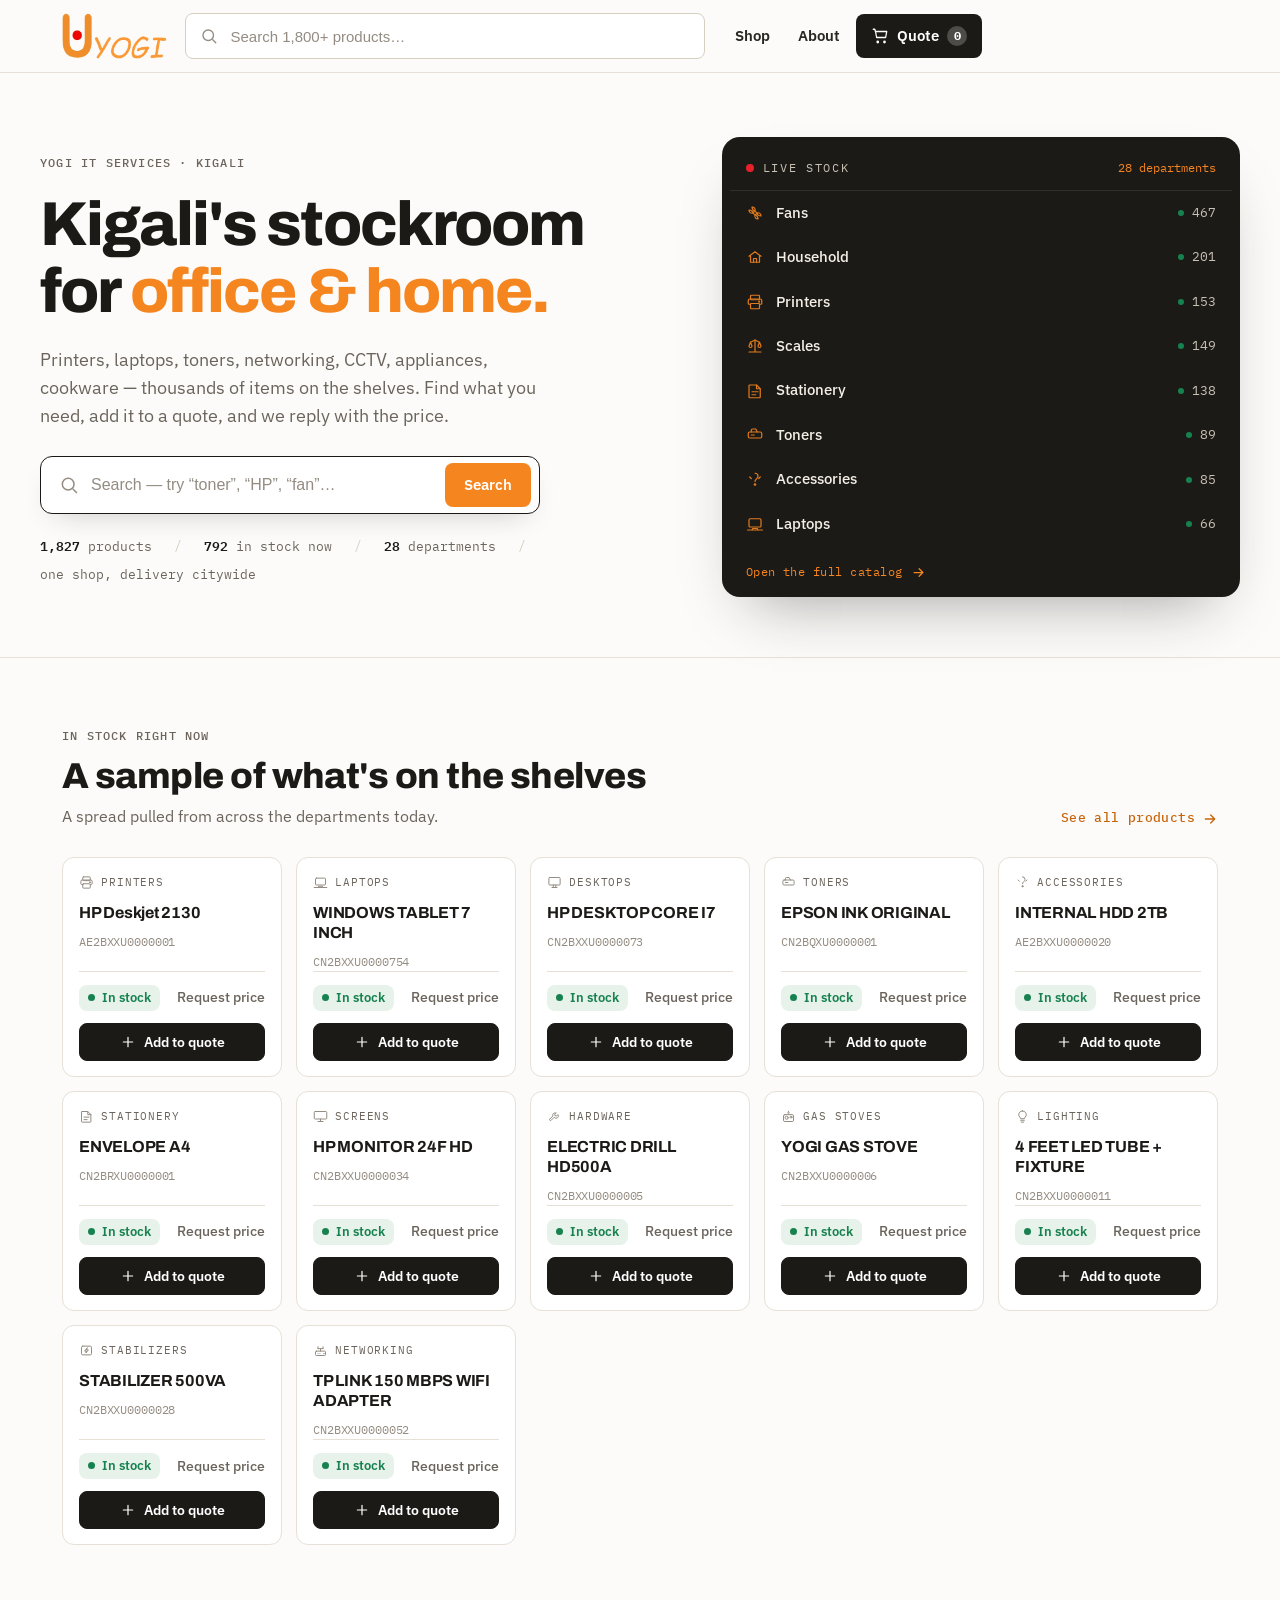
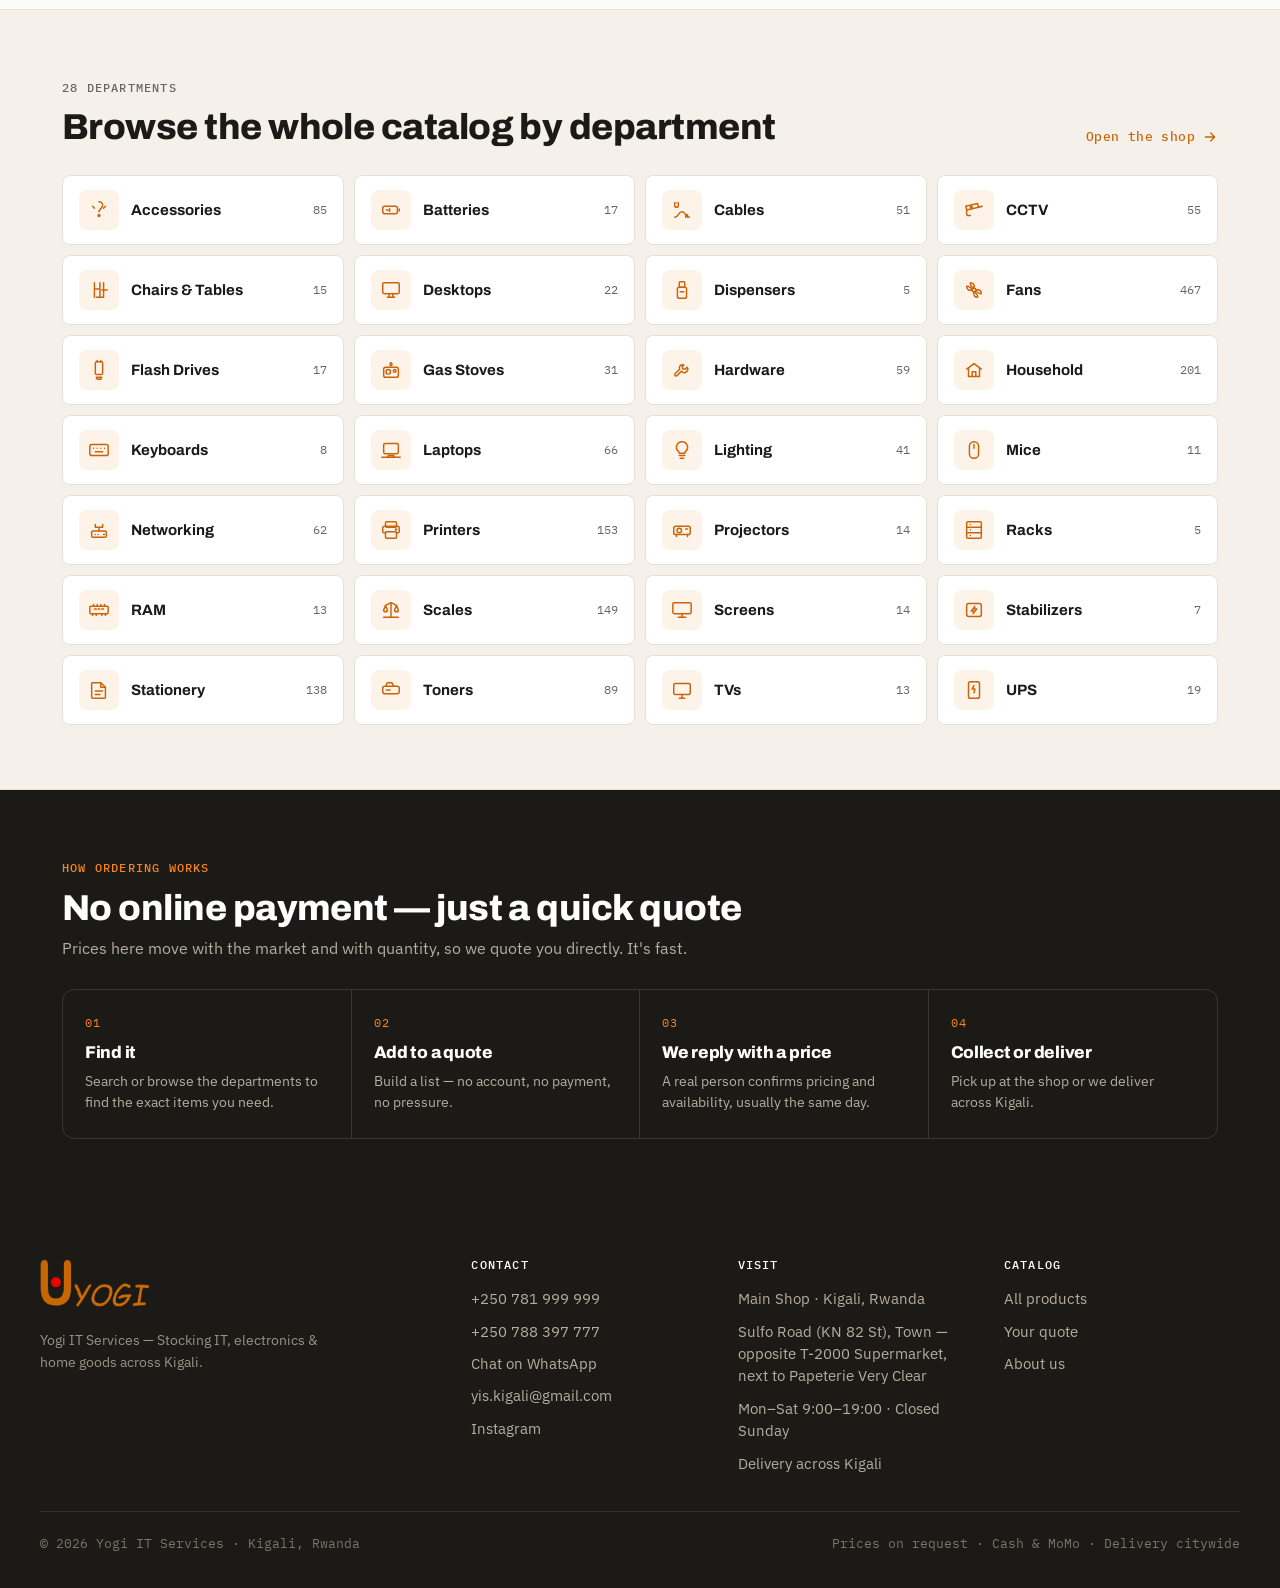
<file: index.html>
<!doctype html>
<html lang="en">
<head>
  <meta charset="utf-8">
  <meta name="viewport" content="width=device-width, initial-scale=1">
  <title>UYOGI — Kigali's stockroom for IT, electronics & home | Yogi IT Services</title>
  <meta name="description" content="Yogi IT Services (UYOGI) stocks over 1,800 IT, electronics and household products in Kigali — printers, laptops, toners, networking, CCTV, appliances and more. Search the catalog and request a quote.">
  <link rel="icon" type="image/png" href="assets/img/favicon.png">
  <link rel="preconnect" href="https://fonts.googleapis.com">
  <link rel="preconnect" href="https://fonts.gstatic.com" crossorigin>
  <link href="https://fonts.googleapis.com/css2?family=Archivo:wght@600;700;800;900&family=IBM+Plex+Sans:wght@400;500;600;700&family=IBM+Plex+Mono:wght@400;500;600&display=swap" rel="stylesheet">
  <link rel="stylesheet" href="assets/css/styles.css">
</head>
<body>
  <header class="site-header" id="site-header"></header>

  <main>
    <section class="hero">
      <div class="wrap hero__inner">
        <div class="hero__copy">
          <span class="kicker">Yogi IT Services · Kigali</span>
          <h1>Kigali's stockroom for <span class="u-accent">office &amp; home.</span></h1>
          <p class="hero__lead">Printers, laptops, toners, networking, CCTV, appliances, cookware — thousands of items on the shelves. Find what you need, add it to a quote, and we reply with the price.</p>

          <form class="hero__search search-form" action="shop.html" method="get">
            <div class="search">
              <svg viewBox="0 0 24 24" width="20" height="20" fill="none" stroke="currentColor" stroke-width="1.8" stroke-linecap="round"><circle cx="11" cy="11" r="7"/><path d="M21 21l-4-4"/></svg>
              <input type="search" name="q" placeholder="Search — try “toner”, “HP”, “fan”…" aria-label="Search products">
              <button class="btn btn--primary" type="submit">Search</button>
            </div>
          </form>

          <div class="hero__facts">
            <span><b id="stat-products">—</b> products</span>
            <span class="sep">/</span>
            <span><b id="stat-instock">—</b> in stock now</span>
            <span class="sep">/</span>
            <span><b id="stat-cats">—</b> departments</span>
            <span class="sep">/</span>
            <span>one shop, delivery citywide</span>
          </div>
        </div>

        <aside class="hero__media">
          <div class="stockboard" id="stockboard" aria-label="Live stock by department">
            <div class="stockboard__head">
              <span class="stockboard__title"><span class="live"></span>Live stock</span>
              <span class="stockboard__count" id="stockboard-count">—</span>
            </div>
            <div id="stockboard-rows"></div>
            <div class="stockboard__foot">
              <a href="shop.html">Open the full catalog
                <svg viewBox="0 0 24 24" width="15" height="15" fill="none" stroke="currentColor" stroke-width="2" stroke-linecap="round" stroke-linejoin="round"><path d="M5 12h14M13 6l6 6-6 6"/></svg>
              </a>
            </div>
          </div>
        </aside>
      </div>
    </section>

    <section class="section">
      <div class="wrap">
        <div class="section__head">
          <div>
            <span class="kicker">In stock right now</span>
            <h2>A sample of what's on the shelves</h2>
            <p>A spread pulled from across the departments today.</p>
          </div>
          <a class="link-more" href="shop.html">See all products
            <svg viewBox="0 0 24 24" width="16" height="16" fill="none" stroke="currentColor" stroke-width="2" stroke-linecap="round" stroke-linejoin="round"><path d="M5 12h14M13 6l6 6-6 6"/></svg>
          </a>
        </div>
        <div class="grid" id="home-featured">
          <div class="card card--sk sk"></div><div class="card card--sk sk"></div>
          <div class="card card--sk sk"></div><div class="card card--sk sk"></div>
        </div>
      </div>
    </section>

    <section class="section section--panel">
      <div class="wrap">
        <div class="section__head">
          <div>
            <span class="kicker" id="dept-kicker">Departments</span>
            <h2>Browse the whole catalog by department</h2>
          </div>
          <a class="link-more" href="shop.html">Open the shop
            <svg viewBox="0 0 24 24" width="16" height="16" fill="none" stroke="currentColor" stroke-width="2" stroke-linecap="round" stroke-linejoin="round"><path d="M5 12h14M13 6l6 6-6 6"/></svg>
          </a>
        </div>
        <div class="dept-index" id="dept-index"></div>
      </div>
    </section>

    <section class="section section--ink">
      <div class="wrap">
        <div class="section__head">
          <div>
            <span class="kicker" style="color:var(--sun)">How ordering works</span>
            <h2>No online payment — just a quick quote</h2>
            <p>Prices here move with the market and with quantity, so we quote you directly. It's fast.</p>
          </div>
        </div>
        <div class="steps">
          <div class="step">
            <div class="step__n">01</div>
            <h3>Find it</h3>
            <p>Search or browse the departments to find the exact items you need.</p>
          </div>
          <div class="step">
            <div class="step__n">02</div>
            <h3>Add to a quote</h3>
            <p>Build a list — no account, no payment, no pressure.</p>
          </div>
          <div class="step">
            <div class="step__n">03</div>
            <h3>We reply with a price</h3>
            <p>A real person confirms pricing and availability, usually the same day.</p>
          </div>
          <div class="step">
            <div class="step__n">04</div>
            <h3>Collect or deliver</h3>
            <p>Pick up at the shop or we deliver across Kigali.</p>
          </div>
        </div>
      </div>
    </section>
  </main>

  <footer class="site-footer" id="site-footer"></footer>

  <script src="assets/js/config.js"></script>
  <script src="assets/js/icons.js"></script>
  <script src="assets/js/data.js"></script>
  <script src="assets/js/photos.js"></script>
  <script src="assets/js/cart.js"></script>
  <script src="assets/js/components.js"></script>
  <script src="assets/js/home.js"></script>
</body>
</html>
</file>
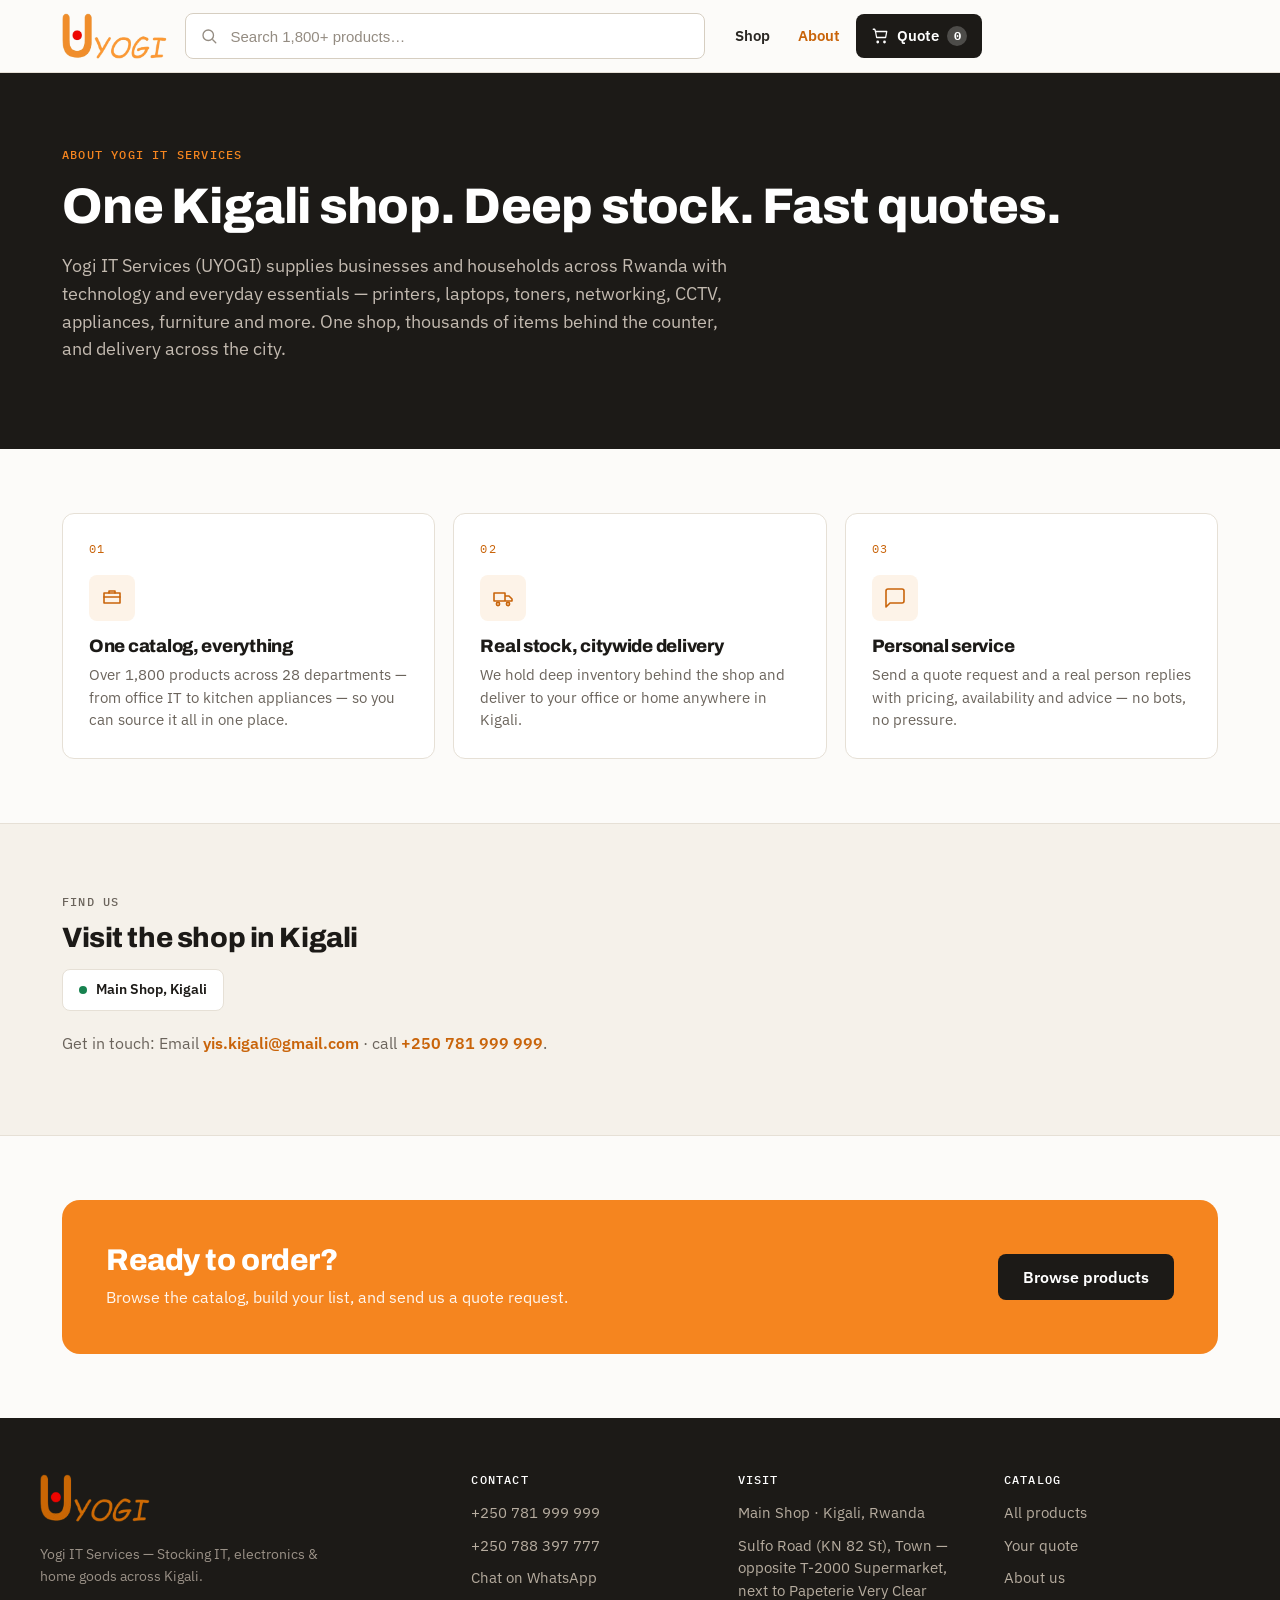
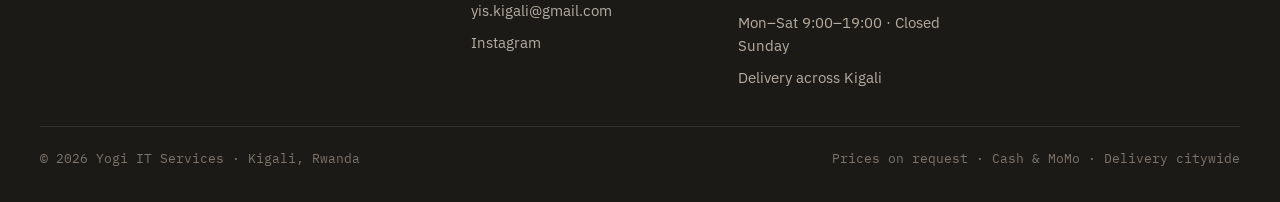
<file: about.html>
<!doctype html>
<html lang="en">
<head>
  <meta charset="utf-8">
  <meta name="viewport" content="width=device-width, initial-scale=1">
  <title>About · UYOGI — Yogi IT Services, Kigali</title>
  <meta name="description" content="Yogi IT Services (UYOGI) supplies IT equipment, electronics, appliances and household goods across Kigali, Rwanda — one shop, deep stock, citywide delivery.">
  <link rel="icon" type="image/png" href="assets/img/favicon.png">
  <link rel="preconnect" href="https://fonts.googleapis.com">
  <link rel="preconnect" href="https://fonts.gstatic.com" crossorigin>
  <link href="https://fonts.googleapis.com/css2?family=Archivo:wght@600;700;800;900&family=IBM+Plex+Sans:wght@400;500;600;700&family=IBM+Plex+Mono:wght@400;500;600&display=swap" rel="stylesheet">
  <link rel="stylesheet" href="assets/css/styles.css">
</head>
<body>
  <header class="site-header" id="site-header"></header>

  <main>
    <section class="about-hero">
      <div class="wrap">
        <span class="kicker" style="color:var(--sun)">About Yogi IT Services</span>
        <h1>One Kigali shop. Deep stock. Fast quotes.</h1>
        <p>Yogi IT Services (UYOGI) supplies businesses and households across Rwanda with technology and everyday essentials — printers, laptops, toners, networking, CCTV, appliances, furniture and more. One shop, thousands of items behind the counter, and delivery across the city.</p>
      </div>
    </section>

    <section class="section">
      <div class="wrap">
        <div class="feature-grid">
          <div class="feature">
            <div class="feature__n">01</div>
            <div class="feature__icon"><svg viewBox="0 0 24 24" width="24" height="24" fill="none" stroke="currentColor" stroke-width="1.6" stroke-linecap="round" stroke-linejoin="round"><path d="M4 7h16v10H4z"/><path d="M4 11h16M9 7V5h6v2"/></svg></div>
            <h3>One catalog, everything</h3>
            <p>Over 1,800 products across 28 departments — from office IT to kitchen appliances — so you can source it all in one place.</p>
          </div>
          <div class="feature">
            <div class="feature__n">02</div>
            <div class="feature__icon"><svg viewBox="0 0 24 24" width="24" height="24" fill="none" stroke="currentColor" stroke-width="1.6" stroke-linecap="round" stroke-linejoin="round"><path d="M3 7h11v8H3zM14 10h4l3 3v2h-7z"/><circle cx="7" cy="18" r="1.6"/><circle cx="17" cy="18" r="1.6"/></svg></div>
            <h3>Real stock, citywide delivery</h3>
            <p>We hold deep inventory behind the shop and deliver to your office or home anywhere in Kigali.</p>
          </div>
          <div class="feature">
            <div class="feature__n">03</div>
            <div class="feature__icon"><svg viewBox="0 0 24 24" width="24" height="24" fill="none" stroke="currentColor" stroke-width="1.6" stroke-linecap="round" stroke-linejoin="round"><path d="M21 15a2 2 0 0 1-2 2H7l-4 4V5a2 2 0 0 1 2-2h14a2 2 0 0 1 2 2z"/></svg></div>
            <h3>Personal service</h3>
            <p>Send a quote request and a real person replies with pricing, availability and advice — no bots, no pressure.</p>
          </div>
        </div>
      </div>
    </section>

    <section class="section section--panel">
      <div class="wrap">
        <span class="kicker">Find us</span>
        <h2 style="font-size:28px;margin:10px 0 16px">Visit the shop in Kigali</h2>
        <div class="loc-chips" id="loc-chips"></div>
        <p style="color:var(--steel);margin-top:20px" id="contact-line"></p>
      </div>
    </section>

    <section class="section">
      <div class="wrap">
        <div class="cta-band">
          <div>
            <h2>Ready to order?</h2>
            <p>Browse the catalog, build your list, and send us a quote request.</p>
          </div>
          <a class="btn btn--ink btn--lg" href="shop.html">Browse products</a>
        </div>
      </div>
    </section>
  </main>

  <footer class="site-footer" id="site-footer"></footer>

  <script src="assets/js/config.js"></script>
  <script src="assets/js/icons.js"></script>
  <script src="assets/js/data.js"></script>
  <script src="assets/js/cart.js"></script>
  <script src="assets/js/components.js"></script>
  <script>
    UI.initChrome("about");
    const c = UYOGI_CONFIG.company;
    document.getElementById("loc-chips").innerHTML =
      c.locations.map((l) => `<span class="loc-chip">${l}</span>`).join("");
    const bits = [`Email <a href="mailto:${c.email}" style="color:var(--sun-deep);font-weight:600">${c.email}</a>`];
    if (c.phone) bits.push(`call <a href="tel:${c.phone.replace(/\s/g,'')}" style="color:var(--sun-deep);font-weight:600">${c.phone}</a>`);
    document.getElementById("contact-line").innerHTML = "Get in touch: " + bits.join(" · ") + ".";
  </script>
</body>
</html>
</file>
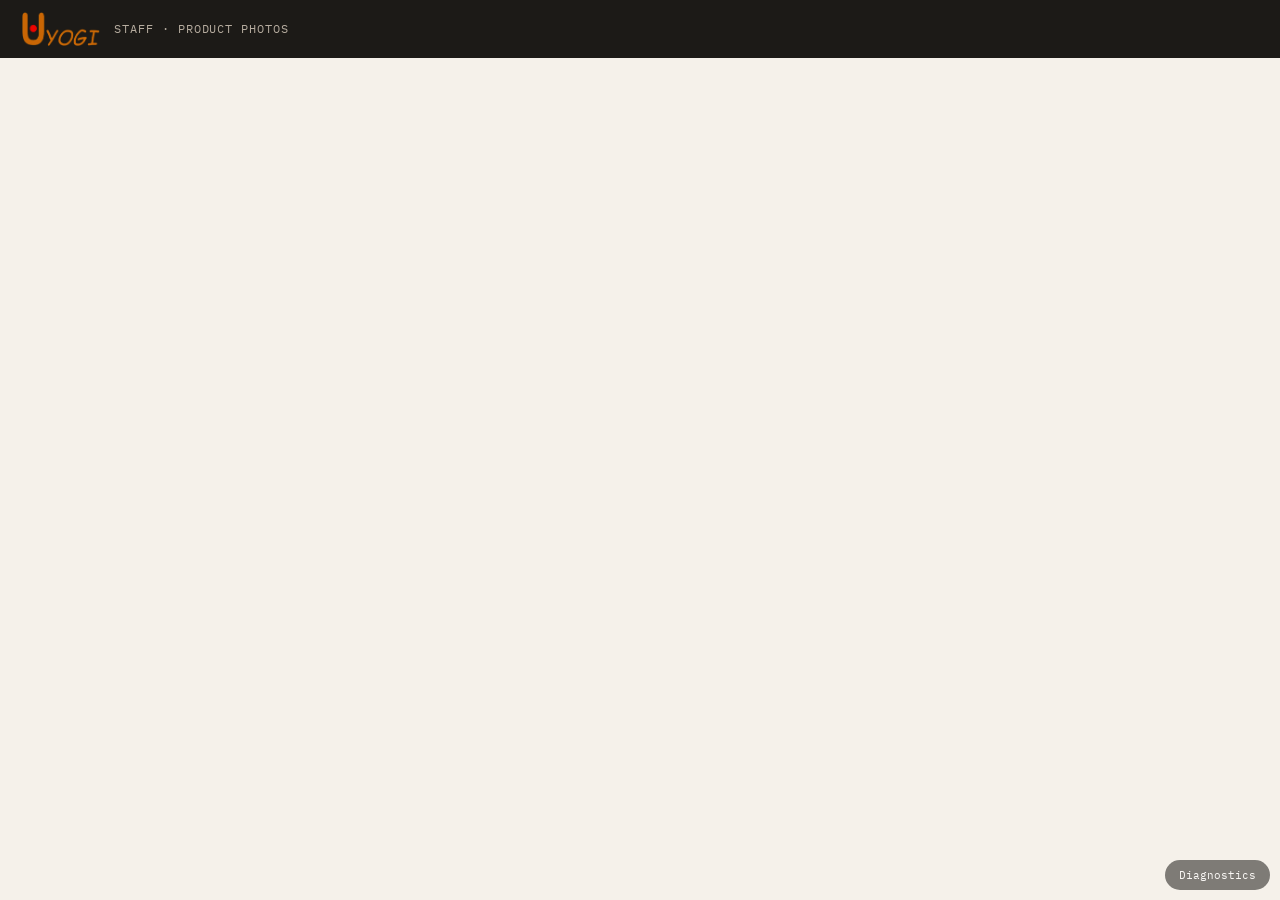
<file: admin.html>
<!doctype html>
<html lang="en">
<head>
  <meta charset="utf-8">
  <meta name="viewport" content="width=device-width, initial-scale=1">
  <meta name="robots" content="noindex,nofollow">
  <title>UYOGI · Product photos (staff)</title>
  <link rel="icon" type="image/png" href="assets/img/favicon.png">
  <link rel="preconnect" href="https://fonts.googleapis.com">
  <link rel="preconnect" href="https://fonts.gstatic.com" crossorigin>
  <link href="https://fonts.googleapis.com/css2?family=Archivo:wght@600;700;800;900&family=IBM+Plex+Sans:wght@400;500;600;700&family=IBM+Plex+Mono:wght@400;500;600&display=swap" rel="stylesheet">
  <link rel="stylesheet" href="assets/css/styles.css?v=20260805a">
  <link rel="stylesheet" href="assets/css/admin.css?v=20260805a">
</head>
<body class="admin">
  <header class="admin__bar">
    <img class="brand__logo" src="assets/img/uyogi-logo.png" alt="UYOGI" style="height:34px">
    <span class="admin__tag">Staff · Product photos</span>
    <button id="signout" class="btn btn--ghost" hidden>Sign out</button>
  </header>

  <main id="setup" class="admin__login" hidden>
    <div class="admin__card">
      <h1>Not set up yet</h1>
      <p class="admin__sub">The photo backend isn't connected. Follow <b>docs/supabase-setup.md</b> to create the free Supabase project and paste its URL + key into <b>config.js</b>.</p>
    </div>
  </main>

  <main id="login" class="admin__login" hidden>
    <form id="login-form" class="admin__card">
      <h1>Staff sign in</h1>
      <p class="admin__sub">Product photo tool. Ask the owner for an account.</p>
      <div class="field"><label for="e">Email</label><input id="e" type="email" required autocomplete="username"></div>
      <div class="field"><label for="p">Password</label><input id="p" type="password" required autocomplete="current-password"></div>
      <button class="btn btn--primary btn--block btn--lg" type="submit">Sign in</button>
      <p id="login-err" class="admin__err" hidden></p>
      <p class="admin__sub" style="margin-top:14px">No account yet? <a href="signup.html">Request access</a></p>
    </form>
  </main>

  <main id="app" class="wrap" hidden></main>

  <!-- Diagnostics: survives a page reload, so it still shows what happened if
       the phone reloads the page while the camera is open. -->
  <div class="diag">
    <button id="diag-toggle" class="diag__toggle">Diagnostics</button>
    <div id="diag-panel" hidden>
      <pre id="diag-body"></pre>
      <button id="diag-clear" class="btn btn--ghost">Clear</button>
      <button id="diag-copy" class="btn btn--ghost">Copy</button>
    </div>
  </div>

  <script src="assets/js/config.js?v=20260805a"></script>
  <script src="assets/js/icons.js?v=20260805a"></script>
  <script src="assets/js/data.js?v=20260805a"></script>
  <script src="assets/js/img-pipeline.js?v=20260805a"></script>
  <script src="assets/js/img-edit.js?v=20260805a"></script>
  <script src="assets/js/photo-candidates.js?v=20260805a"></script>
  <script type="module" src="assets/js/admin.js?v=20260805a"></script>
</body>
</html>
</file>
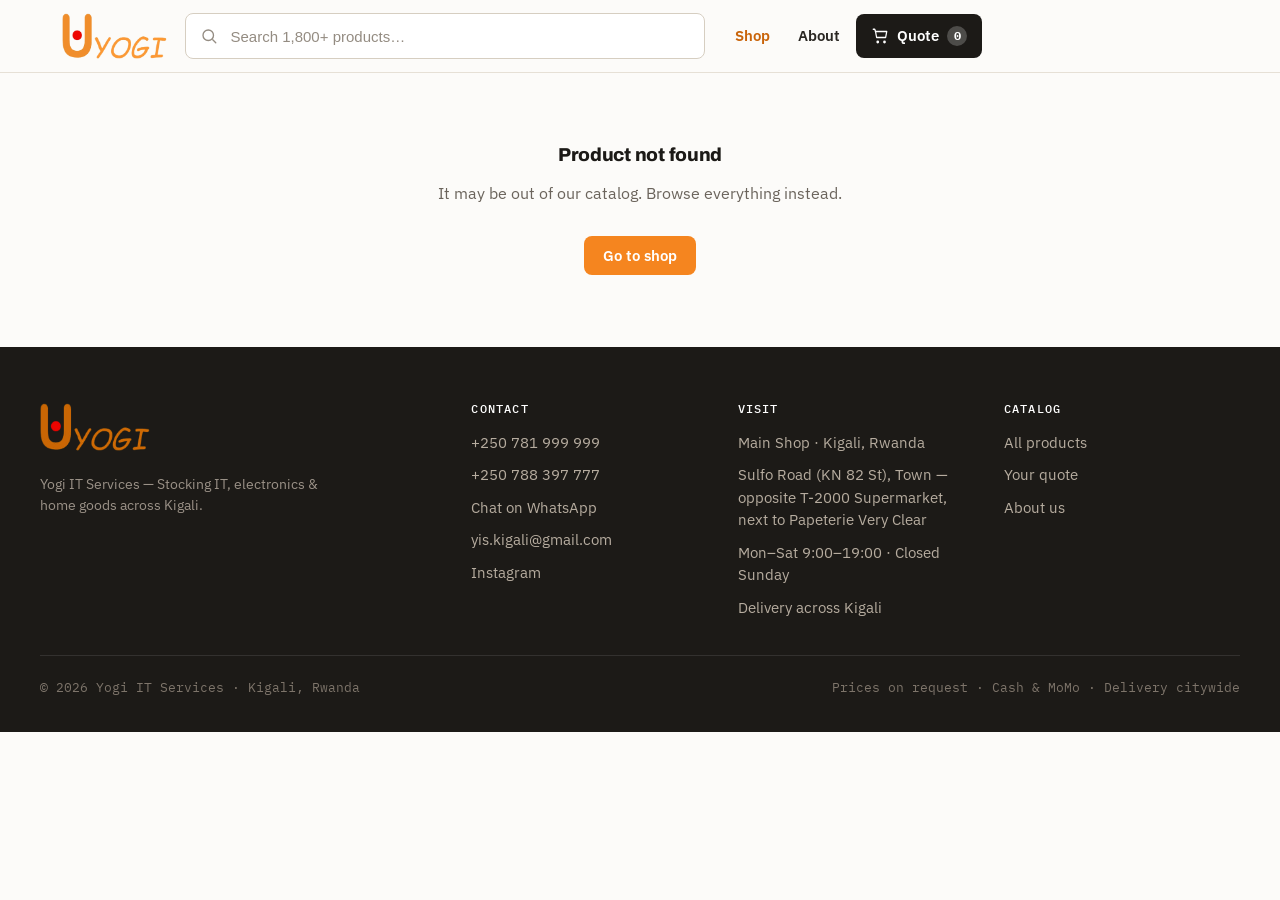
<file: product.html>
<!doctype html>
<html lang="en">
<head>
  <meta charset="utf-8">
  <meta name="viewport" content="width=device-width, initial-scale=1">
  <title>Product · UYOGI</title>
  <meta name="description" content="Product details and availability at Yogi IT Services, Kigali.">
  <link rel="icon" type="image/png" href="assets/img/favicon.png">
  <link rel="preconnect" href="https://fonts.googleapis.com">
  <link rel="preconnect" href="https://fonts.gstatic.com" crossorigin>
  <link href="https://fonts.googleapis.com/css2?family=Archivo:wght@600;700;800;900&family=IBM+Plex+Sans:wght@400;500;600;700&family=IBM+Plex+Mono:wght@400;500;600&display=swap" rel="stylesheet">
  <link rel="stylesheet" href="assets/css/styles.css">
</head>
<body>
  <header class="site-header" id="site-header"></header>
  <main id="pdp-root"></main>
  <footer class="site-footer" id="site-footer"></footer>

  <script src="assets/js/config.js"></script>
  <script src="assets/js/icons.js"></script>
  <script src="assets/js/data.js"></script>
  <script src="assets/js/photos.js"></script>
  <script src="assets/js/cart.js"></script>
  <script src="assets/js/components.js"></script>
  <script src="assets/js/product.js"></script>
</body>
</html>
</file>
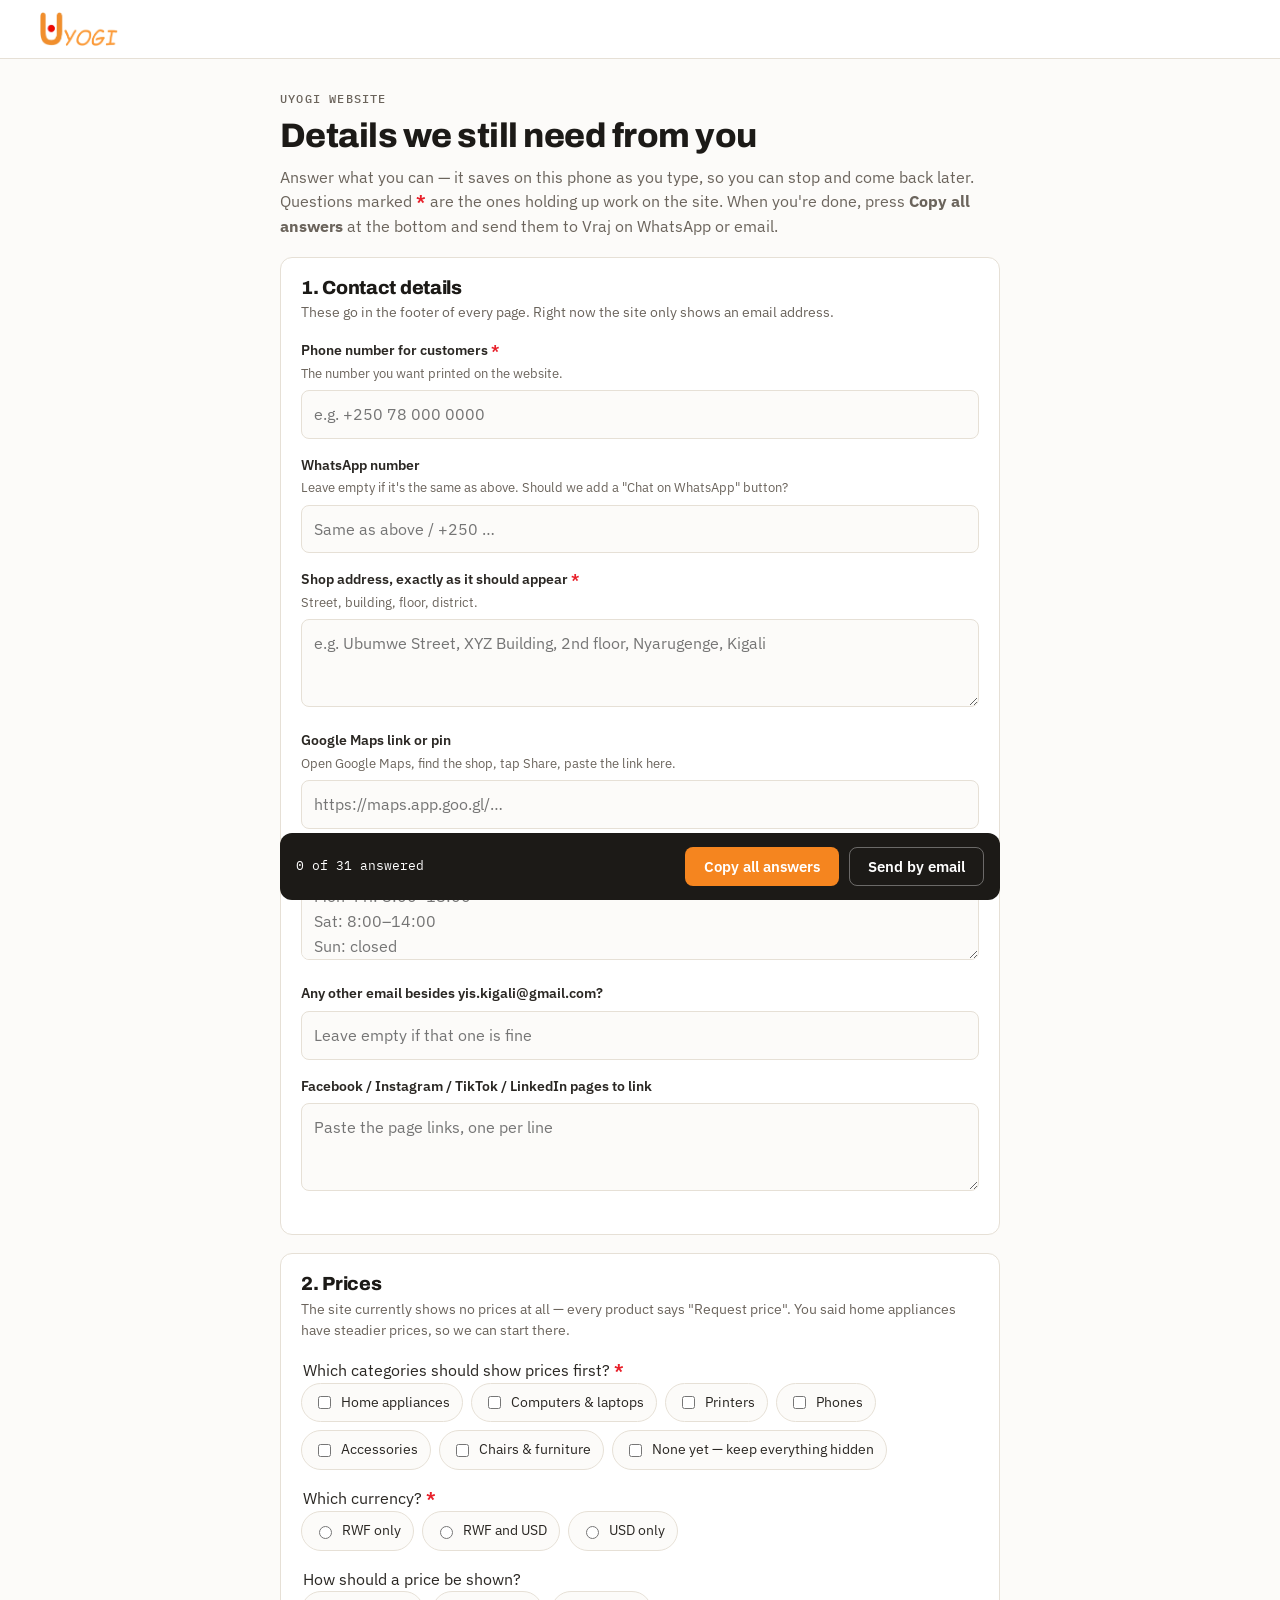
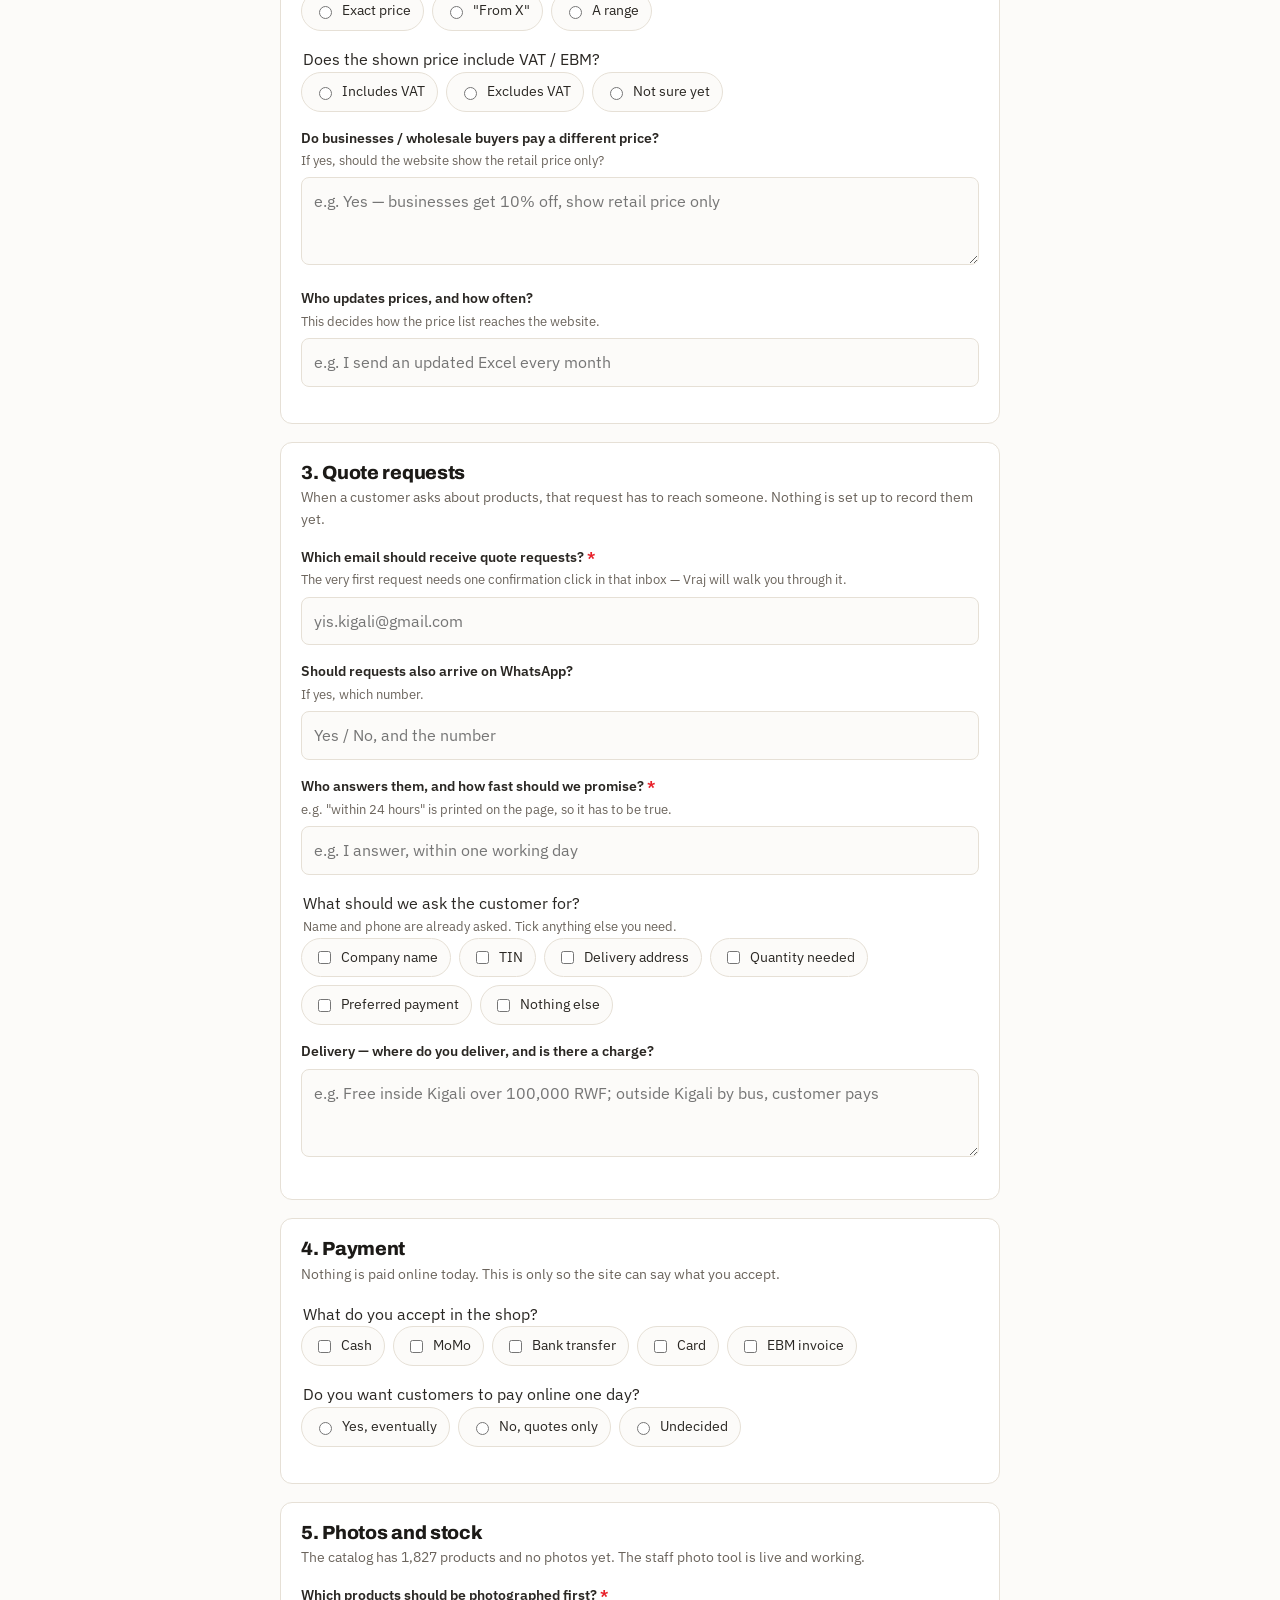
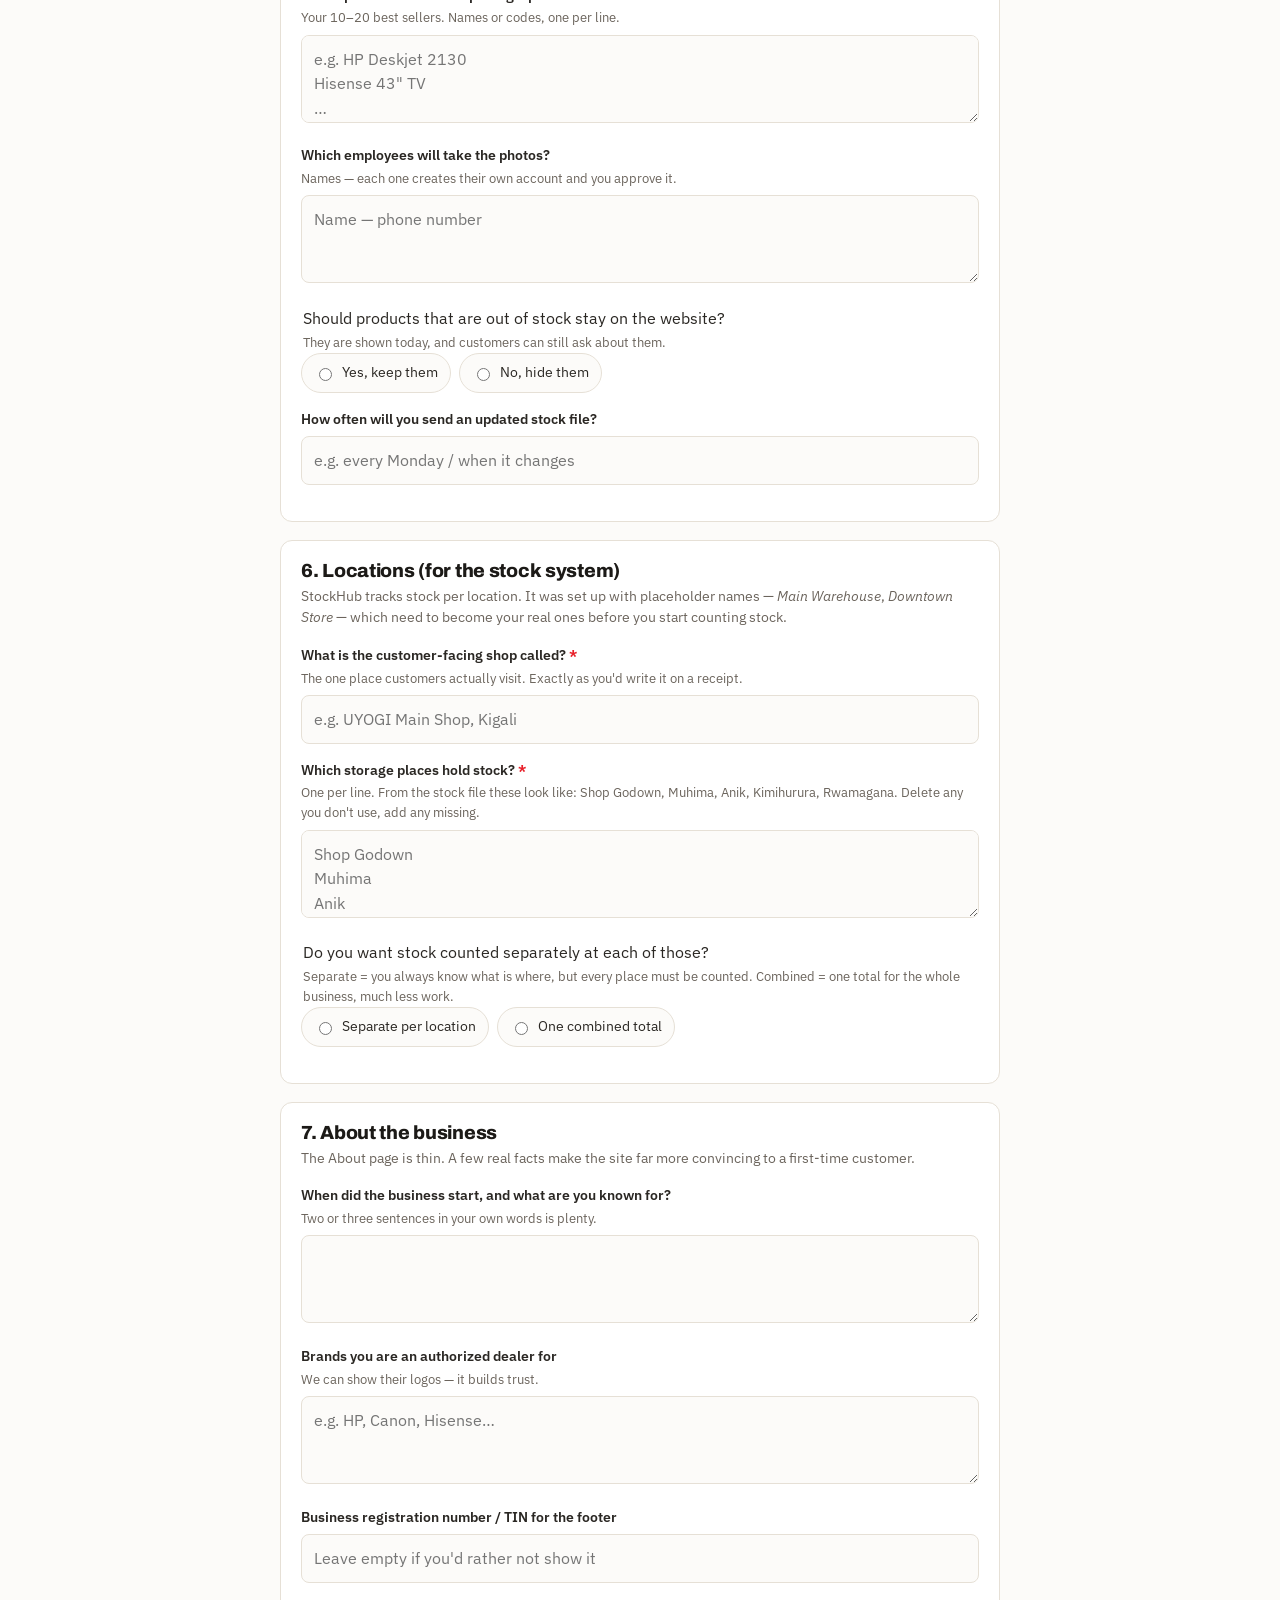
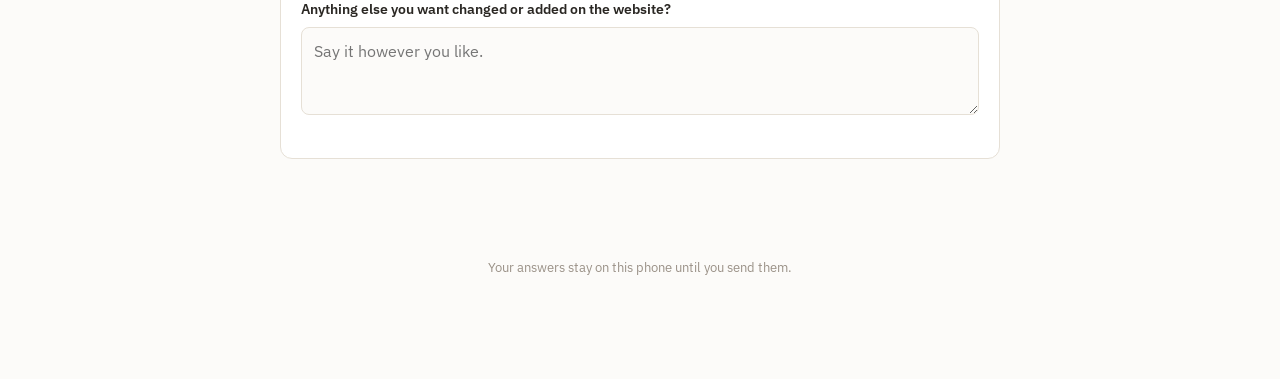
<file: questions.html>
<!doctype html>
<html lang="en">
<head>
  <meta charset="utf-8">
  <meta name="viewport" content="width=device-width, initial-scale=1">
  <meta name="robots" content="noindex,nofollow">
  <title>Details we still need · UYOGI website</title>
  <link rel="icon" type="image/png" href="assets/img/favicon.png">
  <link rel="preconnect" href="https://fonts.googleapis.com">
  <link rel="preconnect" href="https://fonts.gstatic.com" crossorigin>
  <link href="https://fonts.googleapis.com/css2?family=Archivo:wght@600;700;800;900&family=IBM+Plex+Sans:wght@400;500;600;700&family=IBM+Plex+Mono:wght@400;500;600&display=swap" rel="stylesheet">
  <link rel="stylesheet" href="assets/css/styles.css?v=20260729d">
  <style>
    .qz { max-width: 720px; margin: 0 auto; padding: 26px 0 90px; }
    .qz__lead { color: var(--steel); margin: 10px 0 0; }
    .qz__sec { background: #fff; border: 1px solid var(--line); border-radius: var(--radius); padding: 20px; margin-top: 18px; }
    .qz__sec > h2 { font-size: 19px; margin: 0 0 4px; }
    .qz__sec > p.sub { color: var(--steel); font-size: 14px; margin: 0 0 16px; }
    .qz__q { margin-bottom: 16px; }
    .qz__q > label, .qz__q > legend { display: block; font-weight: 600; font-size: 14px; margin-bottom: 6px; }
    .qz__q .hint { display: block; font-weight: 400; color: var(--steel); font-size: 13px; margin-top: 2px; }
    .qz__q input[type=text], .qz__q input[type=tel], .qz__q input[type=email], .qz__q textarea {
      width: 100%; padding: 11px 12px; border: 1px solid var(--line); border-radius: var(--radius-sm);
      font: inherit; font-size: 16px; background: var(--paper); color: var(--ink-800); }
    .qz__q textarea { min-height: 88px; resize: vertical; }
    .qz__q fieldset { border: 0; padding: 0; margin: 0; }
    .qz__opts { display: flex; flex-wrap: wrap; gap: 8px; }
    .qz__opt { display: inline-flex; align-items: center; gap: 7px; padding: 8px 12px; border: 1px solid var(--line);
      border-radius: 999px; font-size: 14px; cursor: pointer; background: var(--paper); }
    .qz__opt input { accent-color: var(--sun); }
    .qz__opt:has(input:checked) { border-color: var(--sun); background: #fff6ec; font-weight: 600; }
    .req { color: var(--red); font-weight: 700; }
    .qz__bar { position: sticky; bottom: 0; margin-top: 20px; background: var(--ink); color: #fff;
      border-radius: var(--radius); padding: 14px 16px; display: flex; flex-wrap: wrap; gap: 10px; align-items: center; }
    .qz__count { font-family: var(--font-mono); font-size: 13px; margin-right: auto; }
    .qz__bar .btn { white-space: nowrap; }
    .qz__done { background: var(--stock); color: #06301a; }
    @media (max-width: 560px) { .qz__bar { flex-direction: column; align-items: stretch; } .qz__count { margin: 0 0 4px; } }
  </style>
</head>
<body>
  <!-- No site nav on purpose: this is an internal page, not part of the shop. -->
  <header style="border-bottom:1px solid var(--line);background:#fff">
    <div class="wrap" style="padding:12px 0">
      <img src="assets/img/uyogi-logo.png" alt="UYOGI" style="height:34px">
    </div>
  </header>

  <main class="wrap qz">
    <span class="eyebrow">UYOGI website</span>
    <h1 style="font-size:clamp(24px,3.4vw,34px);font-weight:800;margin-top:8px">Details we still need from you</h1>
    <p class="qz__lead">
      Answer what you can — it saves on this phone as you type, so you can stop and come back later.
      Questions marked <span class="req">*</span> are the ones holding up work on the site.
      When you're done, press <b>Copy all answers</b> at the bottom and send them to Vraj on WhatsApp or email.
    </p>

    <form id="qz-form" autocomplete="off">

      <section class="qz__sec">
        <h2>1. Contact details</h2>
        <p class="sub">These go in the footer of every page. Right now the site only shows an email address.</p>

        <div class="qz__q">
          <label for="q-phone">Phone number for customers <span class="req">*</span>
            <span class="hint">The number you want printed on the website.</span></label>
          <input id="q-phone" type="tel" placeholder="e.g. +250 78 000 0000">
        </div>
        <div class="qz__q">
          <label for="q-wa">WhatsApp number
            <span class="hint">Leave empty if it's the same as above. Should we add a "Chat on WhatsApp" button?</span></label>
          <input id="q-wa" type="tel" placeholder="Same as above / +250 …">
        </div>
        <div class="qz__q">
          <label for="q-addr">Shop address, exactly as it should appear <span class="req">*</span>
            <span class="hint">Street, building, floor, district.</span></label>
          <textarea id="q-addr" placeholder="e.g. Ubumwe Street, XYZ Building, 2nd floor, Nyarugenge, Kigali"></textarea>
        </div>
        <div class="qz__q">
          <label for="q-maps">Google Maps link or pin
            <span class="hint">Open Google Maps, find the shop, tap Share, paste the link here.</span></label>
          <input id="q-maps" type="text" placeholder="https://maps.app.goo.gl/…">
        </div>
        <div class="qz__q">
          <label for="q-hours">Opening hours <span class="req">*</span></label>
          <textarea id="q-hours" placeholder="Mon–Fri: 8:00–18:00&#10;Sat: 8:00–14:00&#10;Sun: closed"></textarea>
        </div>
        <div class="qz__q">
          <label for="q-email2">Any other email besides yis.kigali@gmail.com?</label>
          <input id="q-email2" type="text" placeholder="Leave empty if that one is fine">
        </div>
        <div class="qz__q">
          <label for="q-social">Facebook / Instagram / TikTok / LinkedIn pages to link</label>
          <textarea id="q-social" placeholder="Paste the page links, one per line"></textarea>
        </div>
      </section>

      <section class="qz__sec">
        <h2>2. Prices</h2>
        <p class="sub">The site currently shows no prices at all — every product says "Request price". You said home appliances have steadier prices, so we can start there.</p>

        <div class="qz__q">
          <fieldset>
            <legend>Which categories should show prices first? <span class="req">*</span></legend>
            <div class="qz__opts" data-multi="q-pricecats">
              <label class="qz__opt"><input type="checkbox" value="Home appliances"> Home appliances</label>
              <label class="qz__opt"><input type="checkbox" value="Computers & laptops"> Computers &amp; laptops</label>
              <label class="qz__opt"><input type="checkbox" value="Printers"> Printers</label>
              <label class="qz__opt"><input type="checkbox" value="Phones"> Phones</label>
              <label class="qz__opt"><input type="checkbox" value="Accessories"> Accessories</label>
              <label class="qz__opt"><input type="checkbox" value="Chairs & furniture"> Chairs &amp; furniture</label>
              <label class="qz__opt"><input type="checkbox" value="None yet"> None yet — keep everything hidden</label>
            </div>
          </fieldset>
        </div>
        <div class="qz__q">
          <fieldset>
            <legend>Which currency? <span class="req">*</span></legend>
            <div class="qz__opts" data-single="q-currency">
              <label class="qz__opt"><input type="radio" name="cur" value="RWF only"> RWF only</label>
              <label class="qz__opt"><input type="radio" name="cur" value="RWF and USD"> RWF and USD</label>
              <label class="qz__opt"><input type="radio" name="cur" value="USD only"> USD only</label>
            </div>
          </fieldset>
        </div>
        <div class="qz__q">
          <fieldset>
            <legend>How should a price be shown?</legend>
            <div class="qz__opts" data-single="q-priceform">
              <label class="qz__opt"><input type="radio" name="pf" value="Exact price"> Exact price</label>
              <label class="qz__opt"><input type="radio" name="pf" value="From X (starting price)"> "From X"</label>
              <label class="qz__opt"><input type="radio" name="pf" value="A price range"> A range</label>
            </div>
          </fieldset>
        </div>
        <div class="qz__q">
          <fieldset>
            <legend>Does the shown price include VAT / EBM?</legend>
            <div class="qz__opts" data-single="q-vat">
              <label class="qz__opt"><input type="radio" name="vat" value="Includes VAT"> Includes VAT</label>
              <label class="qz__opt"><input type="radio" name="vat" value="Excludes VAT"> Excludes VAT</label>
              <label class="qz__opt"><input type="radio" name="vat" value="Not sure yet"> Not sure yet</label>
            </div>
          </fieldset>
        </div>
        <div class="qz__q">
          <label for="q-wholesale">Do businesses / wholesale buyers pay a different price?
            <span class="hint">If yes, should the website show the retail price only?</span></label>
          <textarea id="q-wholesale" placeholder="e.g. Yes — businesses get 10% off, show retail price only"></textarea>
        </div>
        <div class="qz__q">
          <label for="q-priceupd">Who updates prices, and how often?
            <span class="hint">This decides how the price list reaches the website.</span></label>
          <input id="q-priceupd" type="text" placeholder="e.g. I send an updated Excel every month">
        </div>
      </section>

      <section class="qz__sec">
        <h2>3. Quote requests</h2>
        <p class="sub">When a customer asks about products, that request has to reach someone. Nothing is set up to record them yet.</p>

        <div class="qz__q">
          <label for="q-quoteto">Which email should receive quote requests? <span class="req">*</span>
            <span class="hint">The very first request needs one confirmation click in that inbox — Vraj will walk you through it.</span></label>
          <input id="q-quoteto" type="text" placeholder="yis.kigali@gmail.com">
        </div>
        <div class="qz__q">
          <label for="q-quotewa">Should requests also arrive on WhatsApp?
            <span class="hint">If yes, which number.</span></label>
          <input id="q-quotewa" type="text" placeholder="Yes / No, and the number">
        </div>
        <div class="qz__q">
          <label for="q-respond">Who answers them, and how fast should we promise? <span class="req">*</span>
            <span class="hint">e.g. "within 24 hours" is printed on the page, so it has to be true.</span></label>
          <input id="q-respond" type="text" placeholder="e.g. I answer, within one working day">
        </div>
        <div class="qz__q">
          <fieldset>
            <legend>What should we ask the customer for?
              <span class="hint">Name and phone are already asked. Tick anything else you need.</span></legend>
            <div class="qz__opts" data-multi="q-quotefields">
              <label class="qz__opt"><input type="checkbox" value="Company name"> Company name</label>
              <label class="qz__opt"><input type="checkbox" value="TIN"> TIN</label>
              <label class="qz__opt"><input type="checkbox" value="Delivery address"> Delivery address</label>
              <label class="qz__opt"><input type="checkbox" value="Quantity needed"> Quantity needed</label>
              <label class="qz__opt"><input type="checkbox" value="Preferred payment method"> Preferred payment</label>
              <label class="qz__opt"><input type="checkbox" value="Nothing else"> Nothing else</label>
            </div>
          </fieldset>
        </div>
        <div class="qz__q">
          <label for="q-delivery">Delivery — where do you deliver, and is there a charge?</label>
          <textarea id="q-delivery" placeholder="e.g. Free inside Kigali over 100,000 RWF; outside Kigali by bus, customer pays"></textarea>
        </div>
      </section>

      <section class="qz__sec">
        <h2>4. Payment</h2>
        <p class="sub">Nothing is paid online today. This is only so the site can say what you accept.</p>

        <div class="qz__q">
          <fieldset>
            <legend>What do you accept in the shop?</legend>
            <div class="qz__opts" data-multi="q-pay">
              <label class="qz__opt"><input type="checkbox" value="Cash"> Cash</label>
              <label class="qz__opt"><input type="checkbox" value="MoMo"> MoMo</label>
              <label class="qz__opt"><input type="checkbox" value="Bank transfer"> Bank transfer</label>
              <label class="qz__opt"><input type="checkbox" value="Card"> Card</label>
              <label class="qz__opt"><input type="checkbox" value="EBM invoice / on account"> EBM invoice</label>
            </div>
          </fieldset>
        </div>
        <div class="qz__q">
          <fieldset>
            <legend>Do you want customers to pay online one day?</legend>
            <div class="qz__opts" data-single="q-online">
              <label class="qz__opt"><input type="radio" name="onl" value="Yes, eventually"> Yes, eventually</label>
              <label class="qz__opt"><input type="radio" name="onl" value="No, quotes only"> No, quotes only</label>
              <label class="qz__opt"><input type="radio" name="onl" value="Undecided"> Undecided</label>
            </div>
          </fieldset>
        </div>
      </section>

      <section class="qz__sec">
        <h2>5. Photos and stock</h2>
        <p class="sub">The catalog has 1,827 products and no photos yet. The staff photo tool is live and working.</p>

        <div class="qz__q">
          <label for="q-first">Which products should be photographed first? <span class="req">*</span>
            <span class="hint">Your 10–20 best sellers. Names or codes, one per line.</span></label>
          <textarea id="q-first" placeholder="e.g. HP Deskjet 2130&#10;Hisense 43&quot; TV&#10;…"></textarea>
        </div>
        <div class="qz__q">
          <label for="q-staff">Which employees will take the photos?
            <span class="hint">Names — each one creates their own account and you approve it.</span></label>
          <textarea id="q-staff" placeholder="Name — phone number"></textarea>
        </div>
        <div class="qz__q">
          <fieldset>
            <legend>Should products that are out of stock stay on the website?
              <span class="hint">They are shown today, and customers can still ask about them.</span></legend>
            <div class="qz__opts" data-single="q-oos">
              <label class="qz__opt"><input type="radio" name="oos" value="Yes, keep showing them"> Yes, keep them</label>
              <label class="qz__opt"><input type="radio" name="oos" value="No, hide them"> No, hide them</label>
            </div>
          </fieldset>
        </div>
        <div class="qz__q">
          <label for="q-stockupd">How often will you send an updated stock file?</label>
          <input id="q-stockupd" type="text" placeholder="e.g. every Monday / when it changes">
        </div>
      </section>

      <section class="qz__sec">
        <h2>6. Locations (for the stock system)</h2>
        <p class="sub">StockHub tracks stock per location. It was set up with placeholder names
          — <em>Main Warehouse</em>, <em>Downtown Store</em> — which need to become your real ones
          before you start counting stock.</p>

        <div class="qz__q">
          <label for="q-shop">What is the customer-facing shop called? <span class="req">*</span>
            <span class="hint">The one place customers actually visit. Exactly as you'd write it on a receipt.</span></label>
          <input id="q-shop" type="text" placeholder="e.g. UYOGI Main Shop, Kigali">
        </div>
        <div class="qz__q">
          <label for="q-warehouses">Which storage places hold stock? <span class="req">*</span>
            <span class="hint">One per line. From the stock file these look like: Shop Godown, Muhima,
              Anik, Kimihurura, Rwamagana. Delete any you don't use, add any missing.</span></label>
          <textarea id="q-warehouses" placeholder="Shop Godown&#10;Muhima&#10;Anik&#10;Kimihurura&#10;Rwamagana"></textarea>
        </div>
        <div class="qz__q">
          <fieldset>
            <legend>Do you want stock counted separately at each of those?
              <span class="hint">Separate = you always know what is where, but every place must be counted.
                Combined = one total for the whole business, much less work.</span></legend>
            <div class="qz__opts" data-single="q-loctrack">
              <label class="qz__opt"><input type="radio" name="loctrack" value="Separate per location"> Separate per location</label>
              <label class="qz__opt"><input type="radio" name="loctrack" value="One combined total"> One combined total</label>
            </div>
          </fieldset>
        </div>
      </section>

      <section class="qz__sec">
        <h2>7. About the business</h2>
        <p class="sub">The About page is thin. A few real facts make the site far more convincing to a first-time customer.</p>

        <div class="qz__q">
          <label for="q-story">When did the business start, and what are you known for?
            <span class="hint">Two or three sentences in your own words is plenty.</span></label>
          <textarea id="q-story" placeholder=""></textarea>
        </div>
        <div class="qz__q">
          <label for="q-brands">Brands you are an authorized dealer for
            <span class="hint">We can show their logos — it builds trust.</span></label>
          <textarea id="q-brands" placeholder="e.g. HP, Canon, Hisense…"></textarea>
        </div>
        <div class="qz__q">
          <label for="q-tin">Business registration number / TIN for the footer</label>
          <input id="q-tin" type="text" placeholder="Leave empty if you'd rather not show it">
        </div>
        <div class="qz__q">
          <label for="q-else">Anything else you want changed or added on the website?</label>
          <textarea id="q-else" placeholder="Say it however you like."></textarea>
        </div>
      </section>

      <div class="qz__bar">
        <span class="qz__count" id="qz-count">0 answered</span>
        <button type="button" class="btn btn--primary" id="qz-copy">Copy all answers</button>
        <button type="button" class="btn btn--ghost" id="qz-mail" style="color:#fff;border-color:rgba(255,255,255,.35)">Send by email</button>
      </div>
      <p class="form-note" id="qz-note" style="text-align:center">Your answers stay on this phone until you send them.</p>
    </form>
  </main>

  <script>
  (function () {
    // Self-contained on purpose: no backend, no form service. Answers live in
    // this phone's localStorage until the owner copies them out, so a half-
    // finished questionnaire survives closing the browser.
    var KEY = "uyogi.questions.v1";
    var SEND_TO = "patel.vraj1789@gmail.com";
    var form = document.getElementById("qz-form");

    var groups = [];  // {id, kind, root}
    Array.prototype.forEach.call(form.querySelectorAll("[data-multi],[data-single]"), function (g) {
      groups.push({
        id: g.getAttribute("data-multi") || g.getAttribute("data-single"),
        kind: g.hasAttribute("data-multi") ? "multi" : "single",
        root: g,
      });
    });
    var texts = Array.prototype.slice.call(form.querySelectorAll("input[type=text],input[type=tel],input[type=email],textarea"));

    function labelFor(el) {
      var l = el.closest(".qz__q").querySelector("label, legend");
      // Drop the hint line: the question itself is what belongs in the answer.
      var clone = l.cloneNode(true);
      var hint = clone.querySelector(".hint");
      if (hint) hint.remove();
      return clone.textContent.replace(/\s+/g, " ").replace(/\s*\*\s*$/, "").trim();
    }

    function read() {
      var out = {};
      texts.forEach(function (t) { if (t.value.trim()) out[t.id] = t.value.trim(); });
      groups.forEach(function (g) {
        var picked = Array.prototype.slice.call(g.root.querySelectorAll("input:checked")).map(function (i) { return i.value; });
        if (picked.length) out[g.id] = picked.join(", ");
      });
      return out;
    }

    function write(saved) {
      texts.forEach(function (t) { if (saved[t.id]) t.value = saved[t.id]; });
      groups.forEach(function (g) {
        var want = (saved[g.id] || "").split(", ");
        Array.prototype.forEach.call(g.root.querySelectorAll("input"), function (i) {
          if (want.indexOf(i.value) >= 0) i.checked = true;
        });
      });
    }

    function total() { return texts.length + groups.length; }

    function save() {
      var data = read();
      try { localStorage.setItem(KEY, JSON.stringify(data)); } catch (e) {}
      document.getElementById("qz-count").textContent =
        Object.keys(data).length + " of " + total() + " answered";
    }

    function asText() {
      var data = read();
      var lines = ["UYOGI website — answers from the owner", new Date().toDateString(), ""];
      Array.prototype.forEach.call(form.querySelectorAll(".qz__sec"), function (sec) {
        var block = [];
        Array.prototype.forEach.call(sec.querySelectorAll(".qz__q"), function (q) {
          var el = q.querySelector("input[type=text],input[type=tel],input[type=email],textarea");
          var grp = q.querySelector("[data-multi],[data-single]");
          var id = el ? el.id
                 : grp ? (grp.getAttribute("data-multi") || grp.getAttribute("data-single"))
                 : null;
          if (!id || !data[id]) return;
          var q1 = labelFor(el || grp);
          block.push("- " + q1 + (/\?$/.test(q1) ? "" : ":") + "\n  " + data[id]);
        });
        if (block.length) {
          lines.push(sec.querySelector("h2").textContent.toUpperCase());
          lines.push(block.join("\n"));
          lines.push("");
        }
      });
      if (lines.length <= 3) return "";
      return lines.join("\n");
    }

    var note = document.getElementById("qz-note");
    document.getElementById("qz-copy").addEventListener("click", function () {
      var text = asText();
      if (!text) { note.textContent = "Answer something first."; return; }
      function ok() {
        note.textContent = "Copied. Now paste it to Vraj on WhatsApp or email.";
        document.getElementById("qz-copy").classList.add("qz__done");
      }
      if (navigator.clipboard) navigator.clipboard.writeText(text).then(ok, fallback);
      else fallback();
      function fallback() {
        var ta = document.createElement("textarea");
        ta.value = text; ta.style.position = "fixed"; ta.style.opacity = "0";
        document.body.appendChild(ta); ta.select();
        try { document.execCommand("copy"); ok(); }
        catch (e) { note.textContent = "Couldn't copy automatically — use Send by email instead."; }
        document.body.removeChild(ta);
      }
    });

    document.getElementById("qz-mail").addEventListener("click", function () {
      var text = asText();
      if (!text) { note.textContent = "Answer something first."; return; }
      window.location.href = "mailto:" + SEND_TO
        + "?subject=" + encodeURIComponent("UYOGI website — owner answers")
        + "&body=" + encodeURIComponent(text);
    });

    try { write(JSON.parse(localStorage.getItem(KEY) || "{}")); } catch (e) {}
    form.addEventListener("input", save);
    form.addEventListener("change", save);
    save();
  })();
  </script>
</body>
</html>
</file>
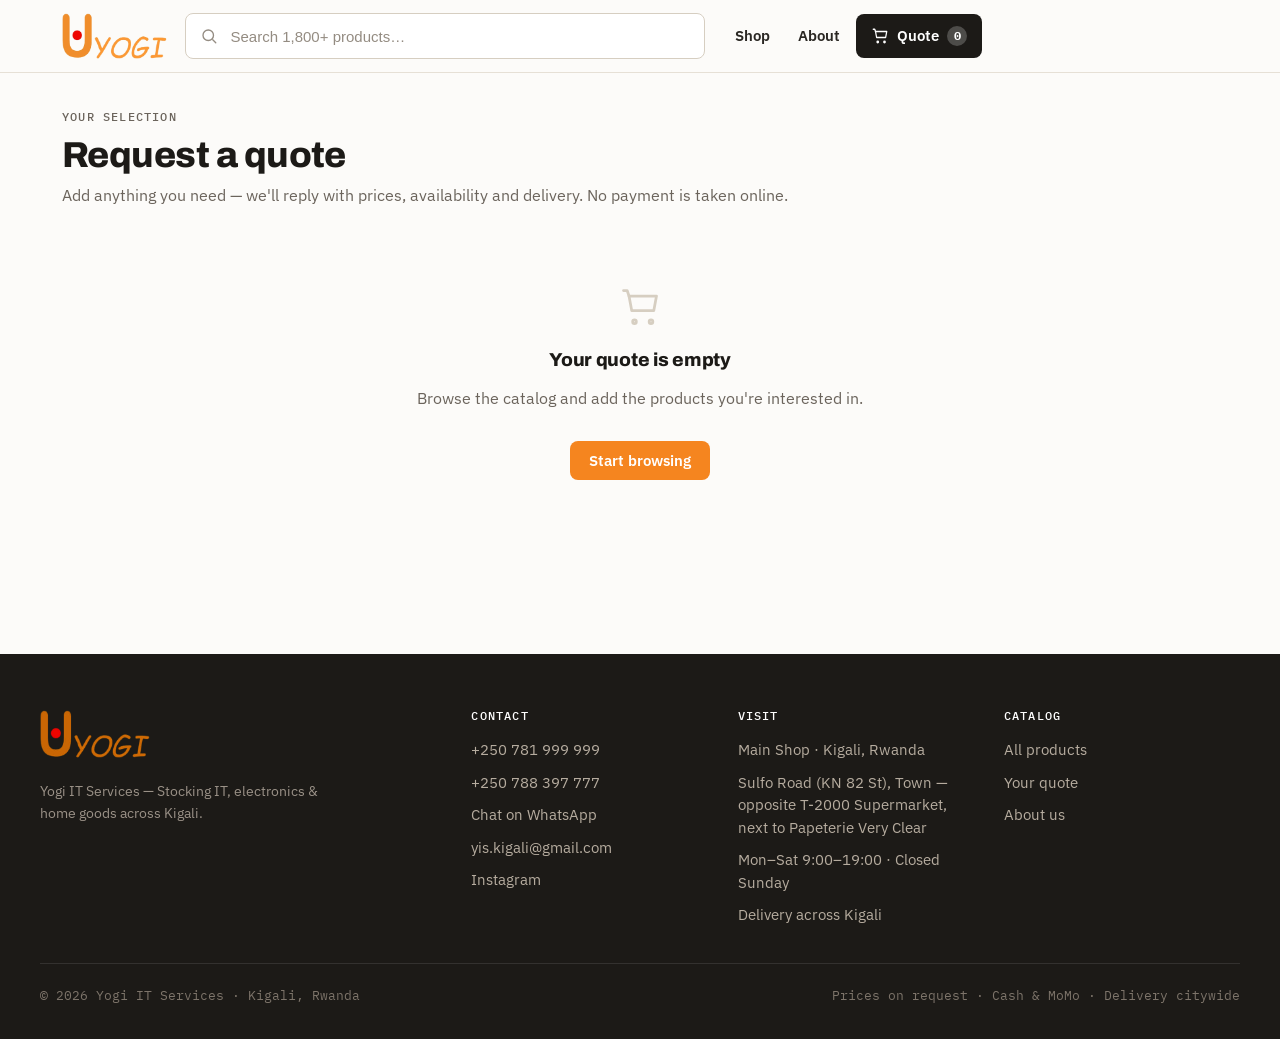
<file: quote.html>
<!doctype html>
<html lang="en">
<head>
  <meta charset="utf-8">
  <meta name="viewport" content="width=device-width, initial-scale=1">
  <title>Your quote request · UYOGI</title>
  <meta name="description" content="Review the products you've selected and send a quote request to Yogi IT Services.">
  <link rel="icon" type="image/png" href="assets/img/favicon.png">
  <link rel="preconnect" href="https://fonts.googleapis.com">
  <link rel="preconnect" href="https://fonts.gstatic.com" crossorigin>
  <link href="https://fonts.googleapis.com/css2?family=Archivo:wght@600;700;800;900&family=IBM+Plex+Sans:wght@400;500;600;700&family=IBM+Plex+Mono:wght@400;500;600&display=swap" rel="stylesheet">
  <link rel="stylesheet" href="assets/css/styles.css">
</head>
<body>
  <header class="site-header" id="site-header"></header>

  <main class="wrap">
    <div style="padding:30px 0 6px">
      <span class="eyebrow">Your selection</span>
      <h1 style="font-size:clamp(26px,3.4vw,36px);font-weight:800;margin-top:8px">Request a quote</h1>
      <p style="color:var(--steel);margin:8px 0 0">Add anything you need — we'll reply with prices, availability and delivery. No payment is taken online.</p>
    </div>

    <div id="q-empty" class="empty" style="display:none">
      <svg viewBox="0 0 24 24" fill="none" stroke="currentColor" stroke-width="1.5" stroke-linecap="round" stroke-linejoin="round"><path d="M6 6h15l-1.5 8h-12z"/><path d="M6 6L5 3H3"/><circle cx="9" cy="20" r="1"/><circle cx="18" cy="20" r="1"/></svg>
      <h3>Your quote is empty</h3>
      <p>Browse the catalog and add the products you're interested in.</p>
      <a class="btn btn--primary" href="shop.html" style="margin-top:14px">Start browsing</a>
    </div>

    <div class="quote">
      <div>
        <div class="q-items" id="q-items"></div>
      </div>

      <div id="q-form-wrap">
        <form class="q-form" id="quote-form" novalidate>
          <h3>Send your request</h3>
          <p class="sub">We'll get back to you at the contact details below.</p>
          <div class="field">
            <label for="f-name">Full name *</label>
            <input id="f-name" name="name" type="text" required autocomplete="name" placeholder="e.g. Jean Bosco">
          </div>
          <div class="field">
            <label for="f-phone">Phone / WhatsApp *</label>
            <input id="f-phone" name="phone" type="tel" required autocomplete="tel" placeholder="e.g. 078 000 0000">
          </div>
          <div class="field">
            <label for="f-email">Email (optional)</label>
            <input id="f-email" name="email" type="email" autocomplete="email" placeholder="you@example.com">
          </div>
          <div class="field">
            <label for="f-message">Message (optional)</label>
            <textarea id="f-message" name="message" placeholder="Delivery area, quantities, questions…"></textarea>
          </div>
          <button type="submit" class="btn btn--primary btn--block btn--lg" id="q-submit">Send quote request</button>
          <p class="form-note">By sending, you agree we may contact you about this request.</p>
        </form>
      </div>
    </div>
  </main>

  <footer class="site-footer" id="site-footer"></footer>

  <script src="assets/js/config.js"></script>
  <script src="assets/js/icons.js"></script>
  <script src="assets/js/data.js"></script>
  <script src="assets/js/cart.js"></script>
  <script src="assets/js/components.js"></script>
  <script src="assets/js/quote.js"></script>
</body>
</html>
</file>
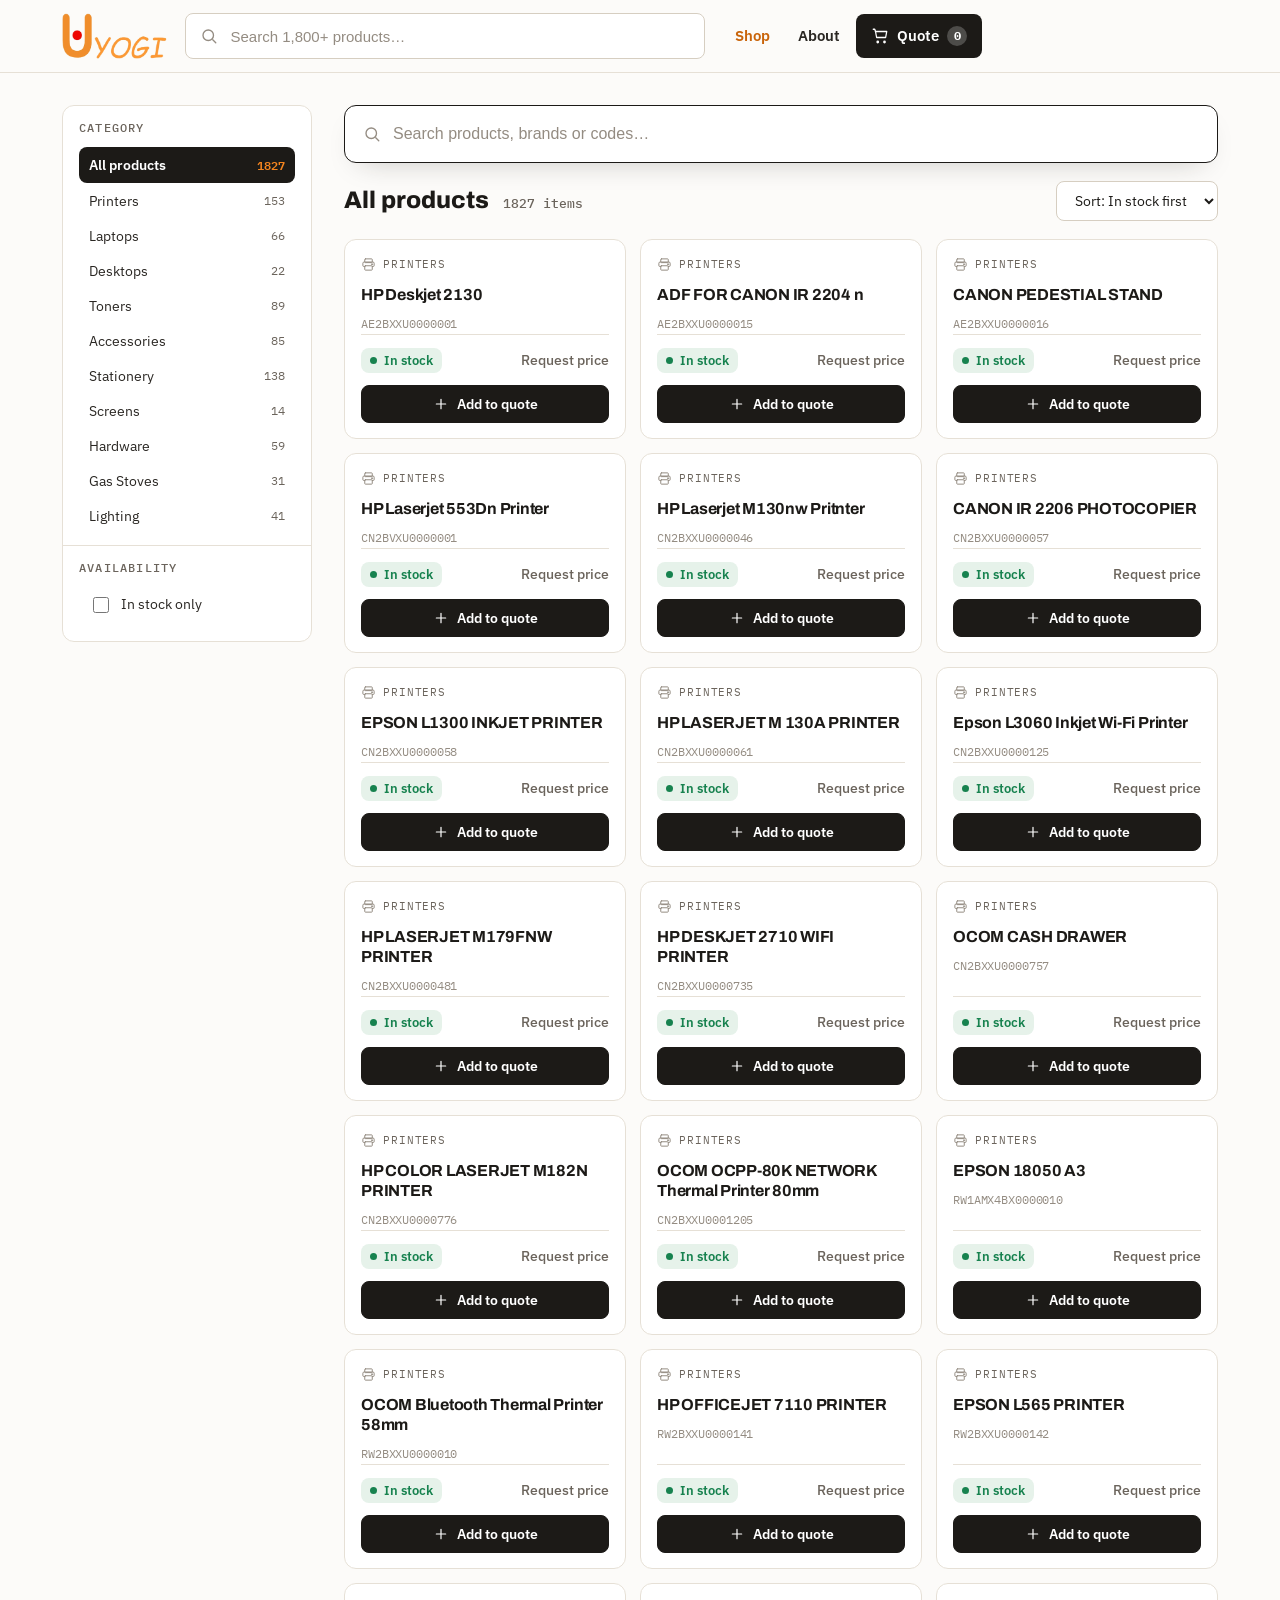
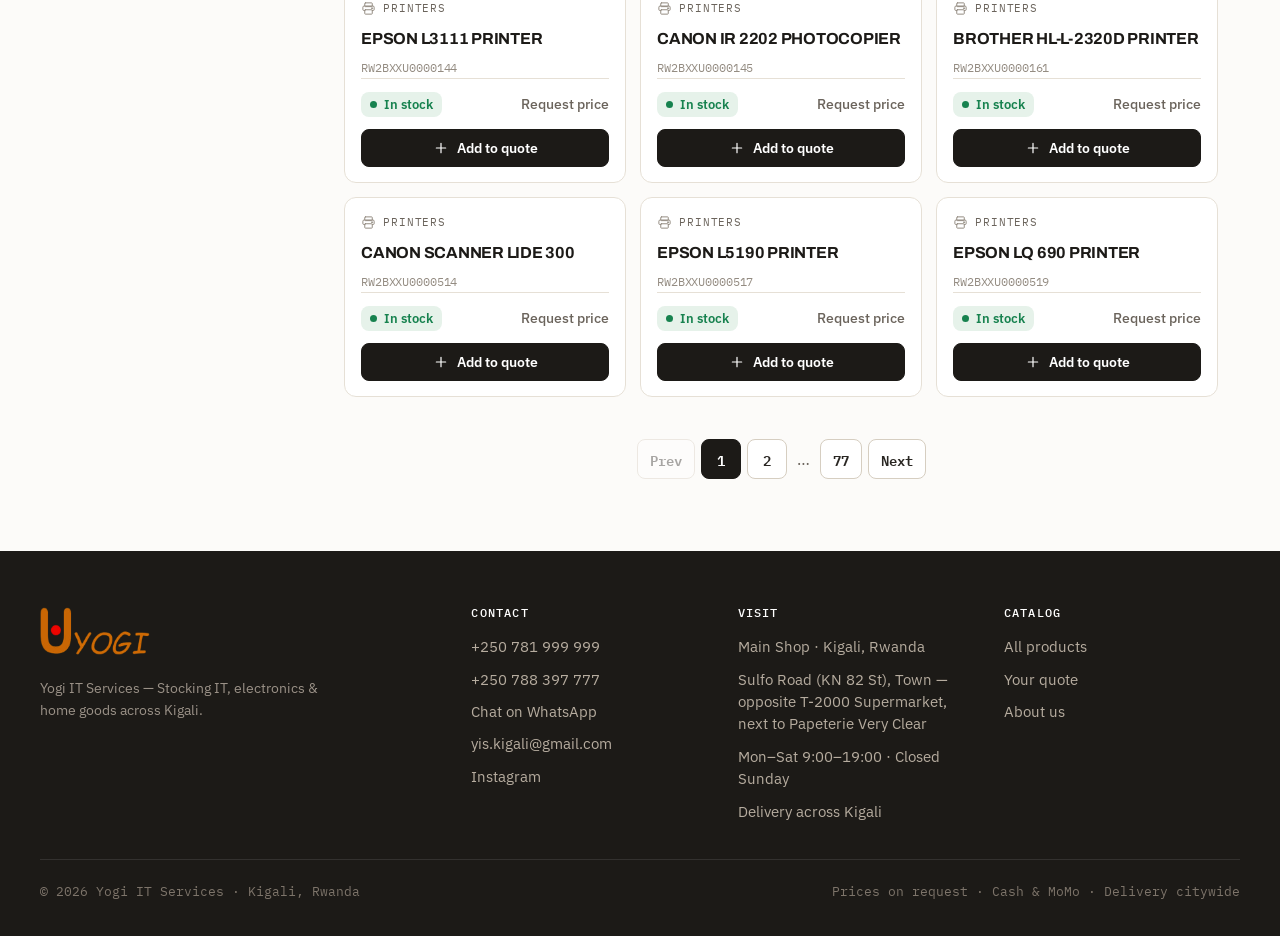
<file: shop.html>
<!doctype html>
<html lang="en">
<head>
  <meta charset="utf-8">
  <meta name="viewport" content="width=device-width, initial-scale=1">
  <title>Shop all products · UYOGI</title>
  <meta name="description" content="Browse the full Yogi IT Services catalog — printers, laptops, toners, appliances, CCTV and more. Filter by category, search and request a quote.">
  <link rel="icon" type="image/png" href="assets/img/favicon.png">
  <link rel="preconnect" href="https://fonts.googleapis.com">
  <link rel="preconnect" href="https://fonts.gstatic.com" crossorigin>
  <link href="https://fonts.googleapis.com/css2?family=Archivo:wght@600;700;800;900&family=IBM+Plex+Sans:wght@400;500;600;700&family=IBM+Plex+Mono:wght@400;500;600&display=swap" rel="stylesheet">
  <link rel="stylesheet" href="assets/css/styles.css">
</head>
<body>
  <header class="site-header" id="site-header"></header>

  <main class="wrap">
    <div class="shop">
      <aside class="shop__filters" id="filters">
        <div class="filter-group">
          <h4>Category</h4>
          <div class="filter-list" id="cat-list"></div>
        </div>
        <div class="filter-group">
          <h4>Availability</h4>
          <label class="chk"><input type="checkbox" id="stock-only"> In stock only</label>
        </div>
      </aside>

      <section class="shop__main">
        <form id="shop-search-form" class="hero__search" style="margin:0 0 18px;max-width:none">
          <div class="search" style="max-width:none">
            <svg viewBox="0 0 24 24" width="18" height="18" fill="none" stroke="currentColor" stroke-width="1.8" stroke-linecap="round"><circle cx="11" cy="11" r="7"/><path d="M21 21l-4-4"/></svg>
            <input type="search" id="shop-search-input" placeholder="Search products, brands or codes…" aria-label="Search products">
          </div>
        </form>

        <div class="shop__bar">
          <div>
            <span class="shop__title" id="shop-title">All products</span>
            <span class="shop__count" id="shop-count"></span>
          </div>
          <div style="display:flex;gap:10px;align-items:center">
            <button class="btn btn--ghost filter-toggle" id="filter-toggle">
              <svg viewBox="0 0 24 24" width="18" height="18" fill="none" stroke="currentColor" stroke-width="1.8" stroke-linecap="round"><path d="M4 6h16M7 12h10M10 18h4"/></svg>
              Filters
            </button>
            <select class="select" id="sort" aria-label="Sort products">
              <option value="relevance">Sort: In stock first</option>
              <option value="name-asc">Name A–Z</option>
              <option value="name-desc">Name Z–A</option>
              <option value="stock">Most in stock</option>
            </select>
          </div>
        </div>

        <div class="active-filters" id="active-filters" style="display:none"></div>
        <div class="grid" id="shop-grid"></div>
        <nav class="pager" id="pager" aria-label="Pagination"></nav>
      </section>
    </div>
  </main>

  <div class="filter-backdrop" id="filter-backdrop"></div>
  <footer class="site-footer" id="site-footer"></footer>

  <script src="assets/js/config.js"></script>
  <script src="assets/js/icons.js"></script>
  <script src="assets/js/data.js"></script>
  <script src="assets/js/photos.js"></script>
  <script src="assets/js/cart.js"></script>
  <script src="assets/js/components.js"></script>
  <script src="assets/js/shop.js"></script>
</body>
</html>
</file>
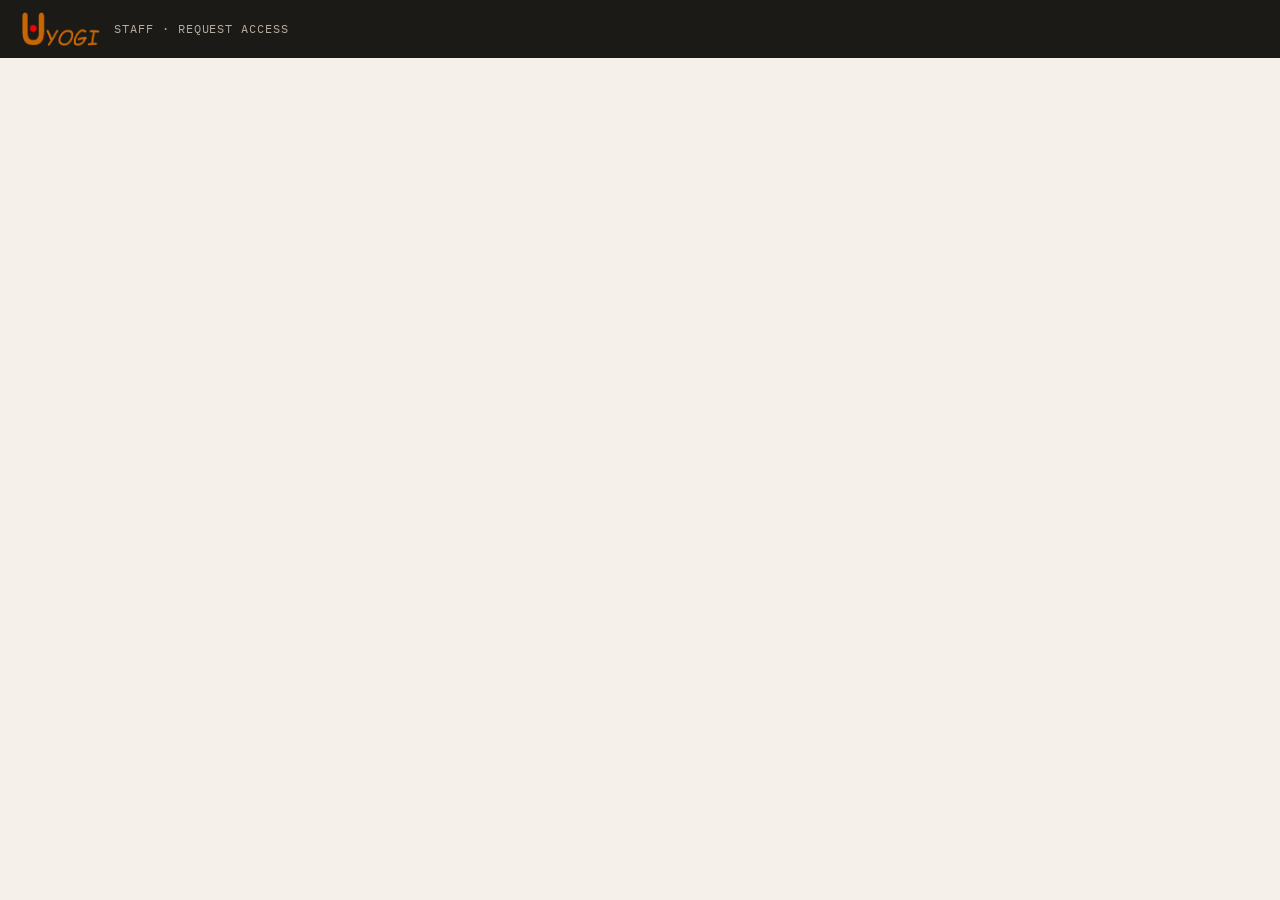
<file: signup.html>
<!doctype html>
<html lang="en">
<head>
  <meta charset="utf-8">
  <meta name="viewport" content="width=device-width, initial-scale=1">
  <meta name="robots" content="noindex,nofollow">
  <title>UYOGI · Request staff access</title>
  <link rel="icon" type="image/png" href="assets/img/favicon.png">
  <link rel="preconnect" href="https://fonts.googleapis.com">
  <link rel="preconnect" href="https://fonts.gstatic.com" crossorigin>
  <link href="https://fonts.googleapis.com/css2?family=Archivo:wght@600;700;800;900&family=IBM+Plex+Sans:wght@400;500;600;700&family=IBM+Plex+Mono:wght@400;500;600&display=swap" rel="stylesheet">
  <link rel="stylesheet" href="assets/css/styles.css?v=20260805a">
  <link rel="stylesheet" href="assets/css/admin.css?v=20260805a">
</head>
<body class="admin">
  <header class="admin__bar">
    <img class="brand__logo" src="assets/img/uyogi-logo.png" alt="UYOGI" style="height:34px">
    <span class="admin__tag">Staff · Request access</span>
  </header>

  <main id="setup" class="admin__login" hidden>
    <div class="admin__card">
      <h1>Not set up yet</h1>
      <p class="admin__sub">The photo backend isn't connected yet. Ask the owner to finish setup.</p>
    </div>
  </main>

  <main id="form-wrap" class="admin__login" hidden>
    <form id="signup-form" class="admin__card">
      <h1>Request staff access</h1>
      <p class="admin__sub">Create your account for the product photo tool. The owner has to approve it before you can start.</p>
      <div class="field"><label for="c">Staff access code</label><input id="c" type="text" required autocomplete="off" spellcheck="false" placeholder="Ask the owner"></div>
      <div class="field"><label for="n">Your name</label><input id="n" type="text" required autocomplete="name"></div>
      <div class="field"><label for="e">Email</label><input id="e" type="email" required autocomplete="username"></div>
      <div class="field"><label for="p">Password</label><input id="p" type="password" required minlength="8" autocomplete="new-password"></div>
      <div class="field"><label for="p2">Confirm password</label><input id="p2" type="password" required minlength="8" autocomplete="new-password"></div>
      <button class="btn btn--primary btn--block btn--lg" id="submit" type="submit">Send request</button>
      <p id="err" class="admin__err" hidden></p>
      <p class="admin__sub" style="margin-top:14px">Already approved? <a href="admin.html">Sign in</a></p>
    </form>
  </main>

  <main id="done" class="admin__login" hidden>
    <div class="admin__card">
      <h1>Request sent</h1>
      <p class="admin__sub">Your account has been created and is <b>waiting for the owner to approve it</b>. You'll be able to sign in once it's approved — nothing else to do for now.</p>
      <p class="admin__sub"><a href="admin.html">Go to sign in</a></p>
    </div>
  </main>

  <script src="assets/js/config.js?v=20260805a"></script>
  <script type="module" src="assets/js/signup.js?v=20260805a"></script>
</body>
</html>
</file>
<file: assets/css/styles.css>
/* ============================================================
   UYOGI storefront — "The Kigali Stockroom" design system
   A trade-counter / catalog house, not a SaaS landing page.
   Color:  Paper · Charcoal · Sun · Live-Red · Steel
   Type:   Archivo (signage display) · IBM Plex Sans (body) ·
           IBM Plex Mono (part codes & counts)
   Motif:  the red dot from the UYOGI mark = "live / in stock"
   ============================================================ */

:root {
  --sun: #f5851f;
  --sun-deep: #c9640a;
  --sun-050: #fdf3e8;
  --sun-100: #f8e2c8;
  --red: #e8202a;
  --ink: #1c1a17;          /* warm charcoal — structure, dark surfaces */
  --ink-800: #2a2723;
  --ink-700: #3a352f;
  --paper: #fcfbf9;        /* warm near-white — the catalog page */
  --paper-2: #f5f1ea;      /* quiet warm panel */
  --steel: #6b645c;        /* secondary text (warm gray) */
  --steel-2: #948c82;
  --line: #e6e0d6;         /* warm hairline */
  --line-strong: #d6cec1;
  --stock: #17824f;        /* in-stock green */
  --stock-bg: #e6f2ea;

  --radius: 12px;
  --radius-sm: 8px;
  --radius-lg: 18px;
  --radius-pill: 999px;

  --shadow-sm: 0 1px 2px rgba(28,26,23,.05);
  --shadow-md: 0 12px 30px -16px rgba(28,26,23,.28);
  --shadow-lg: 0 30px 60px -28px rgba(28,26,23,.4);

  --maxw: 1200px;
  --header-h: 72px;

  --font-display: "Archivo", system-ui, sans-serif;
  --font-body: "IBM Plex Sans", system-ui, sans-serif;
  --font-mono: "IBM Plex Mono", ui-monospace, monospace;
}

* { box-sizing: border-box; }
html { scroll-behavior: smooth; }

body {
  margin: 0;
  font-family: var(--font-body);
  color: var(--ink-800);
  background: var(--paper);
  overflow-x: hidden;
  font-size: 16px;
  line-height: 1.55;
  -webkit-font-smoothing: antialiased;
  text-rendering: optimizeLegibility;
}

img { max-width: 100%; display: block; }
a { color: inherit; text-decoration: none; }
button { font-family: inherit; cursor: pointer; }

:focus-visible {
  outline: 3px solid var(--sun);
  outline-offset: 2px;
  border-radius: 3px;
}

.wrap { width: 100%; max-width: var(--maxw); margin: 0 auto; padding: 0 22px; }

h1, h2, h3, h4 {
  font-family: var(--font-display);
  color: var(--ink);
  margin: 0;
  line-height: 1.08;
  letter-spacing: -0.015em;
  font-weight: 800;
}

/* Mono kicker — replaces the generic dot-eyebrow. Encodes real info
   (a department, a count, a section number) instead of decorating. */
.eyebrow, .kicker {
  display: inline-flex; align-items: center; gap: 8px;
  font-family: var(--font-mono); font-weight: 500; font-size: 12px;
  letter-spacing: .1em; text-transform: uppercase; color: var(--steel);
}
.eyebrow--light, .kicker--light { color: var(--sun); }

/* ---------- Buttons ---------- */
.btn {
  display: inline-flex; align-items: center; justify-content: center; gap: 8px;
  border: 1px solid transparent; border-radius: var(--radius-sm);
  padding: 11px 18px; font-weight: 600; font-size: 15px; line-height: 1;
  font-family: var(--font-body);
  transition: transform .12s ease, box-shadow .2s ease, background .2s ease, color .2s ease, border-color .2s ease;
}
.btn:active { transform: translateY(1px); }
.btn--primary { background: var(--sun); color: #fff; }
.btn--primary:hover { background: var(--sun-deep); }
.btn--ink { background: var(--ink); color: #fff; }
.btn--ink:hover { background: var(--ink-700); }
.btn--ghost { background: transparent; color: var(--ink); border-color: var(--line-strong); }
.btn--ghost:hover { border-color: var(--ink); }
.btn--block { width: 100%; }
.btn--lg { padding: 14px 24px; font-size: 16px; }

.btn--add {
  width: 100%; margin-top: 12px; background: var(--ink); color: #fff;
  border: 1px solid var(--ink); border-radius: var(--radius-sm); padding: 10px;
  font-size: 14px; font-weight: 600;
}
.btn--add:hover { background: var(--sun); border-color: var(--sun); }
.btn--add.is-in { background: var(--stock); border-color: var(--stock); color: #fff; }

/* ---------- Status badges ---------- */
.badge {
  display: inline-flex; align-items: center; gap: 7px;
  font-size: 12.5px; font-weight: 600; padding: 3px 9px; border-radius: var(--radius-sm);
  font-family: var(--font-body);
}
.badge .dot { width: 7px; height: 7px; border-radius: 50%; }
.badge--ok { background: var(--stock-bg); color: var(--stock); }
.badge--ok .dot { background: var(--stock); }
.badge--out { background: #f0ede8; color: var(--steel); }
.badge--out .dot { background: var(--steel-2); }

.price { font-weight: 700; color: var(--ink); font-size: 15px; font-family: var(--font-mono); }
.price--ask { color: var(--steel); font-weight: 500; font-size: 13.5px; font-family: var(--font-body); }

/* ---------- Header / masthead ---------- */
.site-header {
  position: sticky; top: 0; z-index: 50;
  background: rgba(252,251,249,.9); backdrop-filter: saturate(1.3) blur(10px);
  border-bottom: 1px solid var(--line);
}
.header__inner { display: flex; align-items: center; gap: 18px; height: var(--header-h); }
.brand { display: inline-flex; align-items: center; }
.brand__logo { height: 46px; width: auto; display: block; }
.footer__brand .brand__logo { height: 48px; }

.search {
  flex: 1; display: flex; align-items: center; gap: 10px; max-width: 520px;
  background: #fff; border: 1px solid var(--line-strong); border-radius: var(--radius-sm);
  padding: 0 14px; height: 46px; color: var(--steel);
  transition: border-color .2s ease, box-shadow .2s ease;
}
.search svg { flex: none; color: var(--steel-2); }
.search:focus-within { border-color: var(--ink); box-shadow: 0 0 0 3px rgba(28,26,23,.08); }
.search input { flex: 1; min-width: 0; border: 0; background: transparent; font-size: 15px; color: var(--ink); outline: none; height: 100%; }
.search input::placeholder { color: var(--steel-2); }

.nav { display: flex; align-items: center; gap: 4px; }
.nav > a { padding: 9px 12px; border-radius: var(--radius-sm); font-weight: 600; font-size: 15px; color: var(--ink-800); }
.nav > a:hover { background: var(--paper-2); }
.nav > a.is-active { color: var(--sun-deep); }
.nav__quote { display: inline-flex; align-items: center; gap: 8px; background: var(--ink); color: #fff !important; padding: 10px 15px !important; border-radius: var(--radius-sm); }
.nav__quote:hover { background: var(--sun) !important; }
.cart-count {
  min-width: 20px; height: 20px; padding: 0 6px; border-radius: var(--radius-pill);
  background: var(--red); color: #fff; font-size: 12px; font-weight: 700;
  display: inline-flex; align-items: center; justify-content: center; font-family: var(--font-mono);
}
.cart-count.is-empty { background: rgba(255,255,255,.22); }

/* ---------- Hero: search-first trade counter ---------- */
.hero { position: relative; background: var(--paper); border-bottom: 1px solid var(--line); }
.hero__inner { display: grid; grid-template-columns: 1.1fr .9fr; gap: 48px; align-items: center; padding: 64px 0 60px; }
.hero h1 { font-size: clamp(31px, 6vw, 62px); margin: 18px 0 0; letter-spacing: -0.03em; }
.hero h1 .u-accent { color: var(--sun); }
.hero__lead { font-size: 18px; color: var(--steel); margin: 20px 0 0; max-width: 48ch; }

.hero__search { margin-top: 26px; max-width: 500px; }
.hero__search .search {
  max-width: none; height: 58px; background: #fff; border: 1.5px solid var(--ink);
  border-radius: var(--radius); padding: 0 8px 0 18px; box-shadow: var(--shadow-md);
}
.hero__search .search input { font-size: 16px; }
.hero__search .search .btn { height: 44px; }

.hero__facts { display: flex; flex-wrap: wrap; gap: 8px 22px; margin-top: 22px; font-family: var(--font-mono); font-size: 13px; color: var(--steel); }
.hero__facts b { color: var(--ink); font-weight: 600; }
.hero__facts .sep { color: var(--line-strong); }

.hero__cta { display: flex; gap: 12px; flex-wrap: wrap; margin-top: 24px; }

/* ---------- Signature: the live stock board ---------- */
.stockboard {
  background: var(--ink); color: #efe9df; border-radius: var(--radius-lg);
  padding: 8px; box-shadow: var(--shadow-lg); position: relative; overflow: hidden;
}
.stockboard__head {
  display: flex; align-items: center; justify-content: space-between;
  padding: 14px 16px 12px; border-bottom: 1px solid rgba(255,255,255,.09);
}
.stockboard__title { font-family: var(--font-mono); font-size: 12px; letter-spacing: .14em; text-transform: uppercase; color: #c9c1b4; display: inline-flex; align-items: center; gap: 9px; }
.stockboard__title .live { width: 8px; height: 8px; border-radius: 50%; background: var(--red); box-shadow: 0 0 0 0 rgba(232,32,42,.6); animation: pulse 2.4s infinite; }
@keyframes pulse { 0% { box-shadow: 0 0 0 0 rgba(232,32,42,.5); } 70% { box-shadow: 0 0 0 7px rgba(232,32,42,0); } 100% { box-shadow: 0 0 0 0 rgba(232,32,42,0); } }
.stockboard__count { font-family: var(--font-mono); font-size: 12px; color: var(--sun); }

.dept-row {
  display: grid; grid-template-columns: 18px 1fr auto; gap: 12px; align-items: center;
  padding: 11px 16px; border-radius: var(--radius-sm); color: inherit;
  transition: background .15s ease;
}
.dept-row:hover { background: rgba(255,255,255,.05); }
.dept-row__ic { color: var(--sun); opacity: .9; display: grid; place-items: center; }
.dept-row__ic svg { width: 18px; height: 18px; }
.dept-row__name { font-size: 14.5px; font-weight: 500; color: #f4efe6; }
.dept-row__n {
  font-family: var(--font-mono); font-size: 13px; color: #c9c1b4;
  display: inline-flex; align-items: center; gap: 8px;
}
.dept-row__n::before { content: ""; width: 6px; height: 6px; border-radius: 50%; background: var(--stock); flex: none; }
.dept-row--empty .dept-row__n::before { background: var(--steel-2); }
.stockboard__foot { padding: 12px 16px 6px; }
.stockboard__foot a { font-family: var(--font-mono); font-size: 12px; color: var(--sun); display: inline-flex; align-items: center; gap: 8px; letter-spacing: .04em; }
.stockboard__foot a:hover { gap: 12px; }

/* ---------- Sections ---------- */
.section { padding: 64px 0; }
.section--panel { background: var(--paper-2); border-top: 1px solid var(--line); border-bottom: 1px solid var(--line); }
.section--ink { background: var(--ink); color: #e7e1d7; }
.section__head { display: flex; align-items: flex-end; justify-content: space-between; gap: 20px; margin-bottom: 28px; flex-wrap: wrap; }
.section__head h2 { font-size: clamp(26px, 3.2vw, 36px); margin-top: 10px; }
.section__head p { color: var(--steel); margin: 8px 0 0; }
.section--ink .section__head h2 { color: #fff; }
.section--ink .section__head p { color: #b6ac9f; }
.link-more { font-family: var(--font-mono); font-size: 13px; font-weight: 500; color: var(--sun-deep); display: inline-flex; align-items: center; gap: 7px; letter-spacing: .03em; }
.link-more:hover { gap: 11px; }

/* ---------- Department index (full grid) ---------- */
.dept-index { display: grid; grid-template-columns: repeat(auto-fill, minmax(230px, 1fr)); gap: 10px; }
.dept-tile {
  display: grid; grid-template-columns: 40px 1fr auto; gap: 12px; align-items: center;
  background: #fff; border: 1px solid var(--line); border-radius: var(--radius-sm);
  padding: 14px 16px; transition: border-color .18s ease, transform .18s ease, box-shadow .2s ease;
}
.dept-tile:hover { border-color: var(--ink); transform: translateY(-2px); box-shadow: var(--shadow-md); }
.dept-tile__ic { width: 40px; height: 40px; display: grid; place-items: center; border-radius: var(--radius-sm); background: var(--sun-050); color: var(--sun-deep); }
.dept-tile__ic svg { width: 22px; height: 22px; }
.dept-tile__name { font-family: var(--font-display); font-weight: 700; font-size: 15px; color: var(--ink); line-height: 1.2; }
.dept-tile__n { font-family: var(--font-mono); font-size: 12px; color: var(--steel); }

/* ---------- Product grid + catalog-line cards ---------- */
.grid { display: grid; grid-template-columns: repeat(auto-fill, minmax(220px, 1fr)); gap: 14px; }

.card {
  display: flex; flex-direction: column; background: #fff;
  border: 1px solid var(--line); border-radius: var(--radius); padding: 16px 16px 15px;
  transition: border-color .16s ease, box-shadow .2s ease, transform .16s ease;
  position: relative;
}
.card:hover { border-color: var(--ink); box-shadow: var(--shadow-md); transform: translateY(-2px); }
.card__top { display: flex; align-items: center; justify-content: space-between; gap: 10px; margin-bottom: 12px; }
.card__cat { font-family: var(--font-mono); font-size: 11px; letter-spacing: .08em; text-transform: uppercase; color: var(--steel); display: inline-flex; align-items: center; gap: 7px; }
.card__cat svg { width: 15px; height: 15px; color: var(--steel-2); }
.card__name { font-family: var(--font-display); font-size: 16px; font-weight: 700; margin: 0 0 8px; line-height: 1.25; color: var(--ink); }
.card__name a { color: inherit; }
.card__name a:hover { color: var(--sun-deep); }
.card__code { font-family: var(--font-mono); font-size: 12px; color: var(--steel-2); letter-spacing: -.01em; }
.card__code--none { opacity: .5; }
.card__foot { display: flex; align-items: center; justify-content: space-between; gap: 8px; margin-top: auto; padding-top: 13px; border-top: 1px solid var(--line); }
.card__code { margin-top: 2px; }

/* legacy media/tile removed from cards; kept minimal for PDP watermark */
.card__media, .tile { display: none; }

/* Product photos (shown only when a product has one) */
.card__photo { display: block; aspect-ratio: 1; margin: -16px -16px 14px; border-bottom: 1px solid var(--line); background: #fff; border-radius: var(--radius) var(--radius) 0 0; overflow: hidden; }
.card__photo img { width: 100%; height: 100%; object-fit: contain; padding: 12px; }
.pdp__img { width: 100%; height: 100%; object-fit: contain; padding: 24px; }

/* ---------- Shop layout ---------- */
.shop { display: grid; grid-template-columns: 250px 1fr; gap: 32px; align-items: start; padding: 32px 0 72px; }
.shop__filters { position: sticky; top: calc(var(--header-h) + 16px); background: #fff; border: 1px solid var(--line); border-radius: var(--radius); overflow: hidden; }
.filter-group { padding: 16px 16px 18px; border-bottom: 1px solid var(--line); }
.filter-group:last-child { border-bottom: 0; }
.filter-group h4 { font-family: var(--font-mono); font-size: 12px; letter-spacing: .1em; text-transform: uppercase; color: var(--steel); font-weight: 500; margin-bottom: 12px; }
.filter-list { display: flex; flex-direction: column; gap: 1px; max-height: 380px; overflow: auto; }
.filter-list button {
  display: flex; align-items: center; justify-content: space-between; gap: 8px;
  background: none; border: 0; text-align: left; padding: 8px 10px; border-radius: var(--radius-sm);
  font-size: 14px; color: var(--ink-800); width: 100%;
}
.filter-list button:hover { background: var(--paper-2); }
.filter-list button.is-active { background: var(--ink); color: #fff; font-weight: 600; }
.filter-list button .n { font-family: var(--font-mono); font-size: 12px; color: var(--steel); }
.filter-list button.is-active .n { color: var(--sun); }

.chk { display: flex; align-items: center; gap: 9px; font-size: 14px; padding: 7px 10px; border-radius: var(--radius-sm); cursor: pointer; }
.chk:hover { background: var(--paper-2); }
.chk input { accent-color: var(--sun); width: 16px; height: 16px; }

.shop__main { min-width: 0; }
.shop__bar { display: flex; align-items: center; justify-content: space-between; gap: 14px; margin-bottom: 18px; flex-wrap: wrap; }
.shop__title { font-family: var(--font-display); font-size: 24px; font-weight: 800; color: var(--ink); }
.shop__count { font-family: var(--font-mono); color: var(--steel); font-size: 13px; margin-left: 10px; font-weight: 500; }
.select { border: 1px solid var(--line-strong); border-radius: var(--radius-sm); padding: 9px 14px; font-size: 14px; font-family: inherit; background: #fff; color: var(--ink); }

.active-filters { display: flex; gap: 8px; flex-wrap: wrap; margin-bottom: 16px; }
.pill {
  display: inline-flex; align-items: center; gap: 7px; background: var(--ink); color: #fff;
  border-radius: var(--radius-sm); padding: 5px 8px 5px 12px; font-size: 13px; font-weight: 600;
}
.pill button { background: none; border: 0; color: inherit; display: grid; place-items: center; padding: 2px; border-radius: 50%; opacity: .8; }
.pill button:hover { opacity: 1; background: rgba(255,255,255,.15); }

.filter-toggle { display: none; }

/* Pagination */
.pager { display: flex; align-items: center; justify-content: center; gap: 6px; margin-top: 42px; flex-wrap: wrap; }
.pager button {
  min-width: 40px; height: 40px; padding: 0 12px; border: 1px solid var(--line-strong);
  background: #fff; border-radius: var(--radius-sm); font-size: 14px; font-weight: 600; color: var(--ink-800);
  font-family: var(--font-mono);
}
.pager button:hover:not(:disabled) { border-color: var(--ink); }
.pager button.is-active { background: var(--ink); color: #fff; border-color: var(--ink); }
.pager button:disabled { opacity: .4; cursor: default; }

.empty { text-align: center; padding: 72px 20px; color: var(--steel); }
.empty svg { width: 44px; height: 44px; color: var(--line-strong); margin: 0 auto 14px; }
.empty h3 { color: var(--ink); margin-bottom: 6px; }

/* ---------- Product detail ---------- */
.pdp { display: grid; grid-template-columns: .9fr 1.1fr; gap: 48px; padding: 32px 0 72px; align-items: start; }
.pdp__media {
  aspect-ratio: 1; border-radius: var(--radius); background: var(--paper-2);
  border: 1px solid var(--line); position: relative; display: grid; place-items: center;
  overflow: hidden;
}
.pdp__media .pdp-glyph { color: var(--line-strong); }
.pdp__media .pdp-glyph svg { width: 120px; height: 120px; }
.pdp__media .pdp-media-code { position: absolute; left: 16px; bottom: 14px; font-family: var(--font-mono); font-size: 12px; color: var(--steel-2); letter-spacing: .02em; }
.pdp__media .pdp-media-tag { position: absolute; right: 16px; top: 14px; font-family: var(--font-mono); font-size: 11px; color: var(--steel-2); text-transform: uppercase; letter-spacing: .1em; }
.crumbs { font-family: var(--font-mono); font-size: 12.5px; color: var(--steel); margin-bottom: 20px; display: flex; gap: 8px; flex-wrap: wrap; }
.crumbs a:hover { color: var(--sun-deep); }
.pdp__cat { font-family: var(--font-mono); color: var(--steel); font-weight: 500; font-size: 12px; letter-spacing: .1em; text-transform: uppercase; }
.pdp h1 { font-size: clamp(26px, 3.4vw, 38px); margin: 10px 0 16px; }
.pdp__meta { display: flex; align-items: center; gap: 14px; flex-wrap: wrap; margin-bottom: 24px; }
.pdp__code { font-family: var(--font-mono); font-size: 13px; color: var(--ink); background: var(--paper-2); padding: 5px 10px; border-radius: var(--radius-sm); border: 1px solid var(--line); }
.pdp__price { font-size: 18px; }
.pdp__box { border: 1px solid var(--line); border-radius: var(--radius); padding: 20px; margin-bottom: 20px; background: #fff; }
.pdp__box h4 { font-family: var(--font-mono); font-size: 12px; text-transform: uppercase; letter-spacing: .1em; color: var(--steel); font-weight: 500; margin-bottom: 14px; }
.loc-list { display: grid; grid-template-columns: repeat(2, 1fr); gap: 6px 22px; }
.loc-row { display: flex; align-items: center; justify-content: space-between; font-size: 14px; padding: 6px 0; border-bottom: 1px dashed var(--line); }
.loc-row .loc-dot { width: 8px; height: 8px; border-radius: 50%; display: inline-block; margin-right: 8px; }
.loc-row.has .loc-dot { background: var(--stock); }
.loc-row.none .loc-dot { background: var(--line-strong); }
.loc-row.none { color: var(--steel); }
.loc-row span:last-child { font-family: var(--font-mono); font-size: 13px; }
.loc-summary { font-size: 14.5px; color: var(--steel); line-height: 1.55; }
.loc-summary strong { color: var(--ink); font-weight: 600; font-family: var(--font-mono); font-size: 14px; }
.pdp__actions { display: flex; gap: 12px; align-items: center; flex-wrap: wrap; }
.qty { display: inline-flex; align-items: center; border: 1px solid var(--line-strong); border-radius: var(--radius-sm); overflow: hidden; }
.qty button { width: 42px; height: 46px; background: #fff; border: 0; font-size: 18px; color: var(--ink); }
.qty button:hover { background: var(--paper-2); }
.qty input { width: 46px; height: 46px; border: 0; text-align: center; font-size: 15px; font-weight: 600; font-family: var(--font-mono); }
.note { font-size: 13.5px; color: var(--steel); margin-top: 18px; }

/* ---------- Quote page ---------- */
.quote { display: grid; grid-template-columns: 1.4fr 1fr; gap: 36px; padding: 30px 0 72px; align-items: start; }
.q-items { display: flex; flex-direction: column; gap: 10px; }
.q-item { display: grid; grid-template-columns: 44px 1fr auto auto; gap: 14px; align-items: center; background: #fff; border: 1px solid var(--line); border-radius: var(--radius-sm); padding: 12px 14px; }
.q-item__tile { width: 44px; height: 44px; border-radius: var(--radius-sm); background: var(--paper-2); color: var(--steel); display: grid; place-items: center; }
.q-item__tile svg { width: 22px; height: 22px; }
.q-item__name { font-weight: 600; font-size: 15px; color: var(--ink); font-family: var(--font-display); }
.q-item__code { font-family: var(--font-mono); font-size: 12px; color: var(--steel); }
.q-item__rm { background: none; border: 0; color: var(--steel); padding: 6px; border-radius: var(--radius-sm); }
.q-item__rm:hover { background: #fbe9e9; color: var(--red); }
.q-form { background: var(--ink); color: #e7e1d7; border-radius: var(--radius); padding: 26px; position: sticky; top: calc(var(--header-h) + 16px); }
.q-form h3 { color: #fff; font-size: 20px; margin-bottom: 4px; }
.q-form p.sub { color: #b6ac9f; font-size: 14px; margin: 0 0 20px; }
.field { margin-bottom: 14px; }
.field label { display: block; font-size: 13px; font-weight: 600; color: #d9d2c7; margin-bottom: 6px; }
.field input, .field textarea {
  width: 100%; border: 1px solid var(--ink-700); border-radius: var(--radius-sm); padding: 11px 13px;
  font-size: 15px; font-family: inherit; background: var(--ink-800); color: #fff;
}
.field input::placeholder, .field textarea::placeholder { color: #8a8177; }
.field input:focus, .field textarea:focus { outline: none; border-color: var(--sun); box-shadow: 0 0 0 3px rgba(245,133,31,.25); }
.field textarea { resize: vertical; min-height: 84px; }
.form-note { font-size: 12.5px; color: #9a9187; margin-top: 12px; text-align: center; }
.q-success { text-align: center; padding: 30px 20px; color: #e7e1d7; }
.q-success h3 { color: #fff; }
.q-success .ok-mark { width: 56px; height: 56px; border-radius: 50%; background: rgba(23,130,79,.2); color: #4cc98a; display: grid; place-items: center; margin: 0 auto 14px; }

/* ---------- About ---------- */
.about-hero { background: var(--ink); color: #fff; padding: 68px 0; }
.about-hero .kicker { color: var(--sun); }
.about-hero h1 { color: #fff; font-size: clamp(32px, 4.4vw, 50px); margin-top: 14px; }
.about-hero p { color: #c3bab0; max-width: 62ch; margin-top: 18px; font-size: 18px; }
.feature-grid { display: grid; grid-template-columns: repeat(3, 1fr); gap: 18px; }
.feature { background: #fff; border: 1px solid var(--line); border-radius: var(--radius); padding: 26px; }
.feature__n { font-family: var(--font-mono); font-size: 12px; color: var(--sun-deep); letter-spacing: .1em; margin-bottom: 16px; }
.feature__icon { width: 46px; height: 46px; border-radius: var(--radius-sm); background: var(--sun-050); color: var(--sun-deep); display: grid; place-items: center; margin-bottom: 16px; }
.feature h3 { font-size: 18px; margin-bottom: 8px; }
.feature p { color: var(--steel); font-size: 14.5px; margin: 0; }
.loc-chips { display: flex; gap: 10px; flex-wrap: wrap; margin-top: 8px; }
.loc-chip { background: #fff; border: 1px solid var(--line); border-radius: var(--radius-sm); padding: 9px 16px; font-weight: 600; font-size: 14px; display: inline-flex; align-items: center; gap: 9px; color: var(--ink); }
.loc-chip::before { content: ""; width: 8px; height: 8px; border-radius: 50%; background: var(--stock); }

.cta-band { background: var(--sun); color: #fff; border-radius: var(--radius-lg); padding: 44px; display: flex; align-items: center; justify-content: space-between; gap: 24px; flex-wrap: wrap; }
.cta-band h2 { color: #fff; font-size: 30px; }
.cta-band p { margin: 8px 0 0; color: rgba(255,255,255,.92); }

/* ---------- How it works (counter process) ---------- */
.steps { display: grid; grid-template-columns: repeat(4, 1fr); gap: 0; border: 1px solid rgba(255,255,255,.12); border-radius: var(--radius); overflow: hidden; }
.step { padding: 24px 22px; border-right: 1px solid rgba(255,255,255,.12); }
.step:last-child { border-right: 0; }
.step__n { font-family: var(--font-mono); font-size: 12px; color: var(--sun); letter-spacing: .12em; margin-bottom: 12px; }
.step h3 { color: #fff; font-size: 17px; margin-bottom: 8px; }
.step p { color: #b6ac9f; font-size: 14px; margin: 0; }

/* ---------- Footer ---------- */
.site-footer { background: var(--ink); color: #b6ac9f; margin-top: 0; }
.footer__inner { display: grid; grid-template-columns: 1.7fr 1fr 1fr 1fr; gap: 30px; padding: 56px 0 36px; }
.footer__brand p { margin: 16px 0 0; font-size: 14px; color: #9a9187; max-width: 36ch; }
.footer__col h4 { color: #fff; font-family: var(--font-mono); font-size: 12px; font-weight: 500; letter-spacing: .1em; text-transform: uppercase; margin-bottom: 16px; }
.footer__links { display: flex; flex-direction: column; gap: 10px; font-size: 14.5px; }
.footer__links a:hover, .footer__links span:hover { color: var(--sun); }
.footer__base { display: flex; align-items: center; justify-content: space-between; gap: 14px; padding: 22px 0 34px; border-top: 1px solid rgba(255,255,255,.1); font-family: var(--font-mono); font-size: 12.5px; color: #7d746a; flex-wrap: wrap; }

/* ---------- Toast ---------- */
.toast {
  position: fixed; left: 50%; bottom: 26px; transform: translate(-50%, 20px);
  background: var(--ink); color: #fff; padding: 13px 20px; border-radius: var(--radius-sm);
  font-size: 14.5px; font-weight: 500; box-shadow: var(--shadow-lg); z-index: 100;
  opacity: 0; pointer-events: none; transition: opacity .25s ease, transform .25s ease; max-width: 90vw;
  border-left: 3px solid var(--sun);
}
.toast.is-show { opacity: 1; transform: translate(-50%, 0); }

/* ---------- Skeleton loading ---------- */
.sk { background: linear-gradient(90deg, #f0ebe3, #f7f3ec, #f0ebe3); background-size: 200% 100%; animation: sh 1.2s infinite; border-radius: 8px; }
@keyframes sh { 0% { background-position: 200% 0; } 100% { background-position: -200% 0; } }
.card--sk { height: 170px; }

/* ---------- Responsive ---------- */
@media (max-width: 980px) {
  .hero__inner { grid-template-columns: 1fr; gap: 36px; padding: 44px 0 44px; }
  .pdp { grid-template-columns: 1fr; gap: 26px; }
  .pdp__media { max-width: 380px; }
  .quote { grid-template-columns: 1fr; }
  .q-form { position: static; }
  .footer__inner { grid-template-columns: 1fr 1fr; }
  .feature-grid { grid-template-columns: 1fr; }
  .steps { grid-template-columns: 1fr 1fr; }
  .step:nth-child(2) { border-right: 0; }
  .step:nth-child(1), .step:nth-child(2) { border-bottom: 1px solid rgba(255,255,255,.12); }
}

@media (max-width: 760px) {
  .header__inner { gap: 12px; }
  .header__inner > .search { display: none; }
  .nav > a[href="about.html"] { display: none; }
  .shop { grid-template-columns: 1fr; }
  .shop__filters {
    position: fixed; inset: 0; top: auto; z-index: 60; border-radius: 18px 18px 0 0;
    max-height: 78vh; overflow: auto; transform: translateY(101%); transition: transform .3s ease;
    box-shadow: var(--shadow-lg);
  }
  .shop__filters.is-open { transform: none; }
  .filter-toggle { display: inline-flex; }
  .filter-backdrop { position: fixed; inset: 0; background: rgba(28,26,23,.45); z-index: 59; opacity: 0; pointer-events: none; transition: opacity .3s ease; }
  .filter-backdrop.is-open { opacity: 1; pointer-events: auto; }
  .grid { grid-template-columns: repeat(auto-fill, minmax(160px, 1fr)); gap: 12px; }
  .dept-index { grid-template-columns: 1fr; }
  .steps { grid-template-columns: 1fr; }
  .step { border-right: 0; border-bottom: 1px solid rgba(255,255,255,.12); }
  .step:last-child { border-bottom: 0; }
  .cta-band { padding: 30px; }
  .footer__inner { grid-template-columns: 1fr; gap: 24px; padding: 42px 0 28px; }
}

@media (max-width: 420px) {
  .q-item { grid-template-columns: 40px 1fr auto; }
  .q-item__qty { grid-column: 2 / 3; }
}

@media (prefers-reduced-motion: reduce) {
  * { animation-duration: .001ms !important; animation-iteration-count: 1 !important; transition-duration: .001ms !important; scroll-behavior: auto !important; }
}
</file>
<file: assets/css/admin.css>
/* UYOGI staff photo admin — layered on the storefront design system. */
/* The hidden attribute must beat our display: rules below. */
[hidden] { display: none !important; }
.admin { background: var(--paper-2); min-height: 100vh; }
.admin__bar { display: flex; align-items: center; gap: 14px; padding: 12px 22px; background: var(--ink); color: #fff; }
.admin__tag { font-family: var(--font-mono); font-size: 12px; letter-spacing: .08em; text-transform: uppercase; color: #b6ac9f; }
.admin__bar .btn { margin-left: auto; color: #fff; border-color: rgba(255,255,255,.25); }
.admin__bar .btn:hover { border-color: #fff; }

.admin__login { min-height: 70vh; display: grid; place-items: center; padding: 24px; }
.admin__card { background: #fff; border: 1px solid var(--line); border-radius: var(--radius); padding: 28px; width: 100%; max-width: 380px; }
.admin__card h1 { font-size: 24px; }
.admin__sub { color: var(--steel); font-size: 14px; margin: 6px 0 18px; }
.admin__err { color: var(--red); font-size: 13.5px; margin-top: 12px; }

/* Product list */
.admin__tools { display: flex; gap: 14px; align-items: center; flex-wrap: wrap; padding: 20px 0 16px; }
.admin__search { flex: 1; min-width: 220px; border: 1px solid var(--line-strong); border-radius: var(--radius-sm); padding: 11px 14px; font: inherit; }
.admin__search:focus { outline: none; border-color: var(--ink); }
.admin__count { font-family: var(--font-mono); font-size: 12px; color: var(--steel); }
.admin__grid { display: grid; grid-template-columns: repeat(auto-fill, minmax(300px,1fr)); gap: 10px; padding-bottom: 60px; }
.admin__row { display: grid; grid-template-columns: 40px 1fr auto; gap: 12px; align-items: center; text-align: left; background: #fff; border: 1px solid var(--line); border-radius: var(--radius-sm); padding: 12px 14px; }
.admin__row:hover { border-color: var(--ink); }
.admin__ic { width: 40px; height: 40px; display: grid; place-items: center; background: var(--sun-050); color: var(--sun-deep); border-radius: var(--radius-sm); }
.admin__ic svg { width: 22px; height: 22px; }
.admin__meta { display: flex; flex-direction: column; min-width: 0; }
.admin__meta b { font-family: var(--font-display); font-size: 15px; color: var(--ink); white-space: nowrap; overflow: hidden; text-overflow: ellipsis; }
.admin__meta small { font-family: var(--font-mono); font-size: 11.5px; color: var(--steel); }
.admin__badge { font-size: 11px; font-family: var(--font-mono); text-transform: uppercase; letter-spacing: .06em; padding: 4px 8px; border-radius: 6px; white-space: nowrap; }
.admin__badge.is-need { background: var(--sun-050); color: var(--sun-deep); }
.admin__badge.is-has { background: var(--stock-bg); color: var(--stock); }
.admin__empty { color: var(--steel); padding: 30px; }

/* Capture / preview modal */
/* Flex + margin:auto, NOT grid + place-items:center. A centred grid item that
   is taller than the viewport overflows past the top edge into space that
   cannot be scrolled to — which is exactly what happened to the editor on a
   phone. With this the panel centres when it fits and scrolls when it doesn't. */
.cap { position: fixed; inset: 0; background: rgba(28,26,23,.55); display: flex; z-index: 80; padding: 16px;
       overflow-y: auto; -webkit-overflow-scrolling: touch; overscroll-behavior: contain;
       /* Reserve the scrollbar gutter always. Without it the panel changes width
          the moment the modal becomes scrollable, which re-fits the editor
          smaller, which removes the scrollbar, which widens it again — the
          editor flickers between two sizes on narrow screens. */
       scrollbar-gutter: stable; }
.cap__panel { background: #fff; border-radius: var(--radius); padding: 22px; width: 100%; max-width: 460px; position: relative; margin: auto; }
.cap__panel h2 { font-size: 20px; }
.cap__x { position: absolute; top: 12px; right: 14px; background: none; border: 0; font-size: 18px; color: var(--steel); line-height: 1; }
.cap__stage { margin: 14px 0; aspect-ratio: 1; background: var(--paper-2); border: 1px solid var(--line); border-radius: var(--radius-sm); display: grid; place-items: center; overflow: hidden; }
.cap__drop { width: 100%; height: 100%; display: grid; place-items: center; text-align: center; color: var(--steel); cursor: pointer; font-weight: 600; }
.cap__drop small { color: var(--steel-2); font-weight: 400; }
.cap__preview { width: 100%; height: 100%; object-fit: contain; }
.cap__spin { color: var(--steel); font-family: var(--font-mono); font-size: 13px; }
.cap__actions { display: flex; gap: 12px; justify-content: flex-end; align-items: center; }
/* First-run download notice. Lives outside .cap__stage on purpose — the stage
   is a fixed 1:1 box with overflow:hidden and would clip it. */
.cap__note { margin: 0 0 14px; padding: 12px 14px; background: var(--paper-2); border: 1px solid var(--line); border-left: 3px solid var(--sun); border-radius: var(--radius-sm); font-size: 13px; color: var(--ink-800); }
.cap__note p { margin: 0 0 10px; }
.cap__note p:last-child { margin-bottom: 0; }

/* Access gate (signed in, not approved yet) */
.admin__gate { max-width: 520px; margin: 60px auto; background: #fff; border: 1px solid var(--line); border-radius: var(--radius); padding: 28px; text-align: center; }
.admin__gate h1 { font-size: 24px; margin-bottom: 8px; }

/* Owner-only staff approval queue */
.staff { background: #fff; border: 1px solid var(--line); border-radius: var(--radius); padding: 18px 20px; margin-top: 22px; }
.staff__title { font-size: 18px; display: flex; align-items: center; gap: 10px; }
.staff__sub { font-size: 13px; text-transform: uppercase; letter-spacing: .08em; color: var(--steel); margin-top: 18px; }
.staff__badge { font-family: var(--font-mono); font-size: 11px; text-transform: uppercase; letter-spacing: .06em; background: var(--sun-050); color: var(--sun-deep); padding: 4px 8px; border-radius: 6px; }
.staff__list { list-style: none; margin: 12px 0 0; padding: 0; display: grid; gap: 8px; }
.staff__row { display: flex; gap: 12px; align-items: center; justify-content: space-between; flex-wrap: wrap; border: 1px solid var(--line); border-radius: var(--radius-sm); padding: 10px 14px; }
.staff__who { display: flex; flex-direction: column; min-width: 0; }
.staff__who b { font-family: var(--font-display); font-size: 15px; color: var(--ink); }
.staff__who small { font-family: var(--font-mono); font-size: 11.5px; color: var(--steel); }
.staff__acts { display: flex; gap: 8px; align-items: center; }
.staff__code { display: flex; gap: 8px; align-items: center; flex-wrap: wrap; margin-top: 8px; }
.staff__code input { flex: 1; min-width: 220px; border: 1px solid var(--line-strong); border-radius: var(--radius-sm); padding: 10px 12px; font-family: var(--font-mono); font-size: 14px; }
.staff__code input:focus { outline: none; border-color: var(--ink); }

/* Diagnostics panel (staff-facing troubleshooting) */
.diag { position: fixed; right: 10px; bottom: 10px; z-index: 90; text-align: right; }
.diag__toggle { background: var(--ink); color: #fff; border: 0; border-radius: 999px; padding: 8px 14px; font-family: var(--font-mono); font-size: 11px; opacity: .55; }
.diag__toggle:hover { opacity: 1; }
#diag-panel { background: #fff; border: 1px solid var(--line-strong); border-radius: var(--radius-sm); padding: 10px; margin-top: 8px; width: min(92vw, 460px); text-align: left; box-shadow: 0 10px 30px rgba(28,26,23,.18); }
#diag-body { font-family: var(--font-mono); font-size: 11px; line-height: 1.5; white-space: pre-wrap; word-break: break-word; max-height: 45vh; overflow: auto; margin-bottom: 8px; }
.cap__alt { display: inline-block; font-family: var(--font-mono); font-size: 12px; color: var(--sun-deep); text-decoration: underline; cursor: pointer; padding: 6px 10px; }

/* Photo editor (crop / rotate / straighten) */
.ed { display: flex; flex-direction: column; gap: 10px; }
.ed__stage { position: relative; display: grid; place-items: center; background: var(--paper-2); border: 1px solid var(--line); border-radius: var(--radius-sm); padding: 6px; touch-action: none; overflow: hidden; }
.ed__canvas { max-width: 100%; display: block; }
.ed__crop { position: absolute; border: 2px solid var(--sun); box-shadow: 0 0 0 9999px rgba(28,26,23,.42); pointer-events: none; }
.ed__h { position: absolute; width: 44px; height: 44px; pointer-events: auto; touch-action: none; }
.ed__h::after { content: ""; position: absolute; left: 50%; top: 50%; transform: translate(-50%,-50%); width: 16px; height: 16px; background: #fff; border: 2px solid var(--sun); border-radius: 3px; }
.ed__h[data-h="nw"] { left: -22px; top: -22px; cursor: nwse-resize; }
.ed__h[data-h="ne"] { right: -22px; top: -22px; cursor: nesw-resize; }
.ed__h[data-h="sw"] { left: -22px; bottom: -22px; cursor: nesw-resize; }
.ed__h[data-h="se"] { right: -22px; bottom: -22px; cursor: nwse-resize; }
.ed__row { display: flex; gap: 8px; }
.ed__row .btn { flex: 1; }
.ed__slider { display: flex; align-items: center; gap: 10px; font-family: var(--font-mono); font-size: 12px; color: var(--steel); }
.ed__slider input { flex: 1; }
.ed__hint { font-size: 12px; color: var(--steel-2); margin: 0; }
.ed__result { margin-top: 10px; border: 1px solid var(--line); border-radius: var(--radius-sm); overflow: hidden; background: #fff; }
/* Capped: stage 2 shows the editor AND this preview, and a full-width square
   preview alone ate a whole phone screen. No coordinate maths reads this one,
   so limiting it in CSS is safe. */
.ed__result img { width: 100%; max-height: 30vh; object-fit: contain; display: block; }

/* While an editor is mounted the stage must not be a fixed square with hidden
   overflow, or the rotate buttons and slider get clipped out of sight. */
.cap__stage.is-editing { aspect-ratio: auto; overflow: visible; display: block; background: none; border: 0; padding: 0; }

/* ── Photo candidates ─────────────────────────────────────────────────── */
/* The stage is a fixed 1:1 box with overflow:hidden — the strip needs to
   grow instead, the same reason .is-editing exists. */
.cap__stage.is-strip { aspect-ratio: auto; overflow: visible; display: block; background: none; border: 0; }
.cand__grid { display: grid; grid-template-columns: repeat(auto-fill, minmax(120px, 1fr)); gap: 10px; }
.cand { margin: 0; border: 1px solid var(--line); border-radius: var(--radius-sm); padding: 6px; background: #fff; display: flex; flex-direction: column; gap: 6px; }
.cand.is-live { border-color: var(--stock); box-shadow: 0 0 0 1px var(--stock); }
.cand__img { width: 100%; aspect-ratio: 1; object-fit: contain; background: var(--paper-2); border-radius: 4px; cursor: zoom-in; display: block; }
.cand__cap { font-family: var(--font-mono); font-size: 11px; text-transform: uppercase; letter-spacing: .06em; color: var(--steel); }
.cand.is-live .cand__cap { color: var(--stock); font-weight: 700; }
.cand__acts { display: flex; flex-direction: column; gap: 4px; }
.cand__acts .btn { padding: 6px 8px; font-size: 12px; }
.cand__acts .btn[disabled] { opacity: .4; cursor: not-allowed; }

/* Capture screen: the four shooting rules share the fixed 1:1 stage with the
   camera button, so the stage becomes a centred column instead of a drop box. */
/* Like .is-editing and .is-strip, this screen releases the fixed 1:1 box. The
   stage clips its overflow, and on a 320px phone the four rules wrap far
   enough to be cut off inside a square — taking the camera button with them.
   Content decides the height here; min-height only stops it looking cramped. */
.cap__stage.is-drop { aspect-ratio: auto; overflow: visible; min-height: 200px; display: flex; flex-direction: column; justify-content: center; gap: 10px; padding: 12px; }
.cap__rules { list-style: none; margin: 0; padding: 0; display: grid; gap: 4px; font-size: 12.5px; color: var(--ink-800); text-align: left; }
.cap__rules li { padding-left: 14px; position: relative; line-height: 1.35; }
.cap__rules li::before { content: "•"; position: absolute; left: 0; color: var(--sun-deep); }
.cap__stage.is-drop .cap__drop { height: auto; padding: 18px 0; border: 1px dashed var(--line-strong); border-radius: var(--radius-sm); }

/* Photo progress filter. Sits on its own row under the search box so the
   four segments can wrap on a narrow phone without squeezing the input. */
.seg { display: flex; flex-wrap: wrap; gap: 6px; padding: 0 0 16px; }
.seg__btn { display: inline-flex; align-items: center; gap: 6px; padding: 8px 12px; font: inherit; font-size: 13px; font-weight: 600; color: var(--steel); background: none; border: 1px solid var(--line-strong); border-radius: var(--radius-sm); cursor: pointer; white-space: nowrap; }
.seg__btn:hover { border-color: var(--ink); color: var(--ink); }
.seg__btn.is-on { background: var(--ink); border-color: var(--ink); color: #fff; }
.seg__n { font-family: var(--font-mono); font-size: 11px; font-weight: 400; opacity: .75; }
</file>
